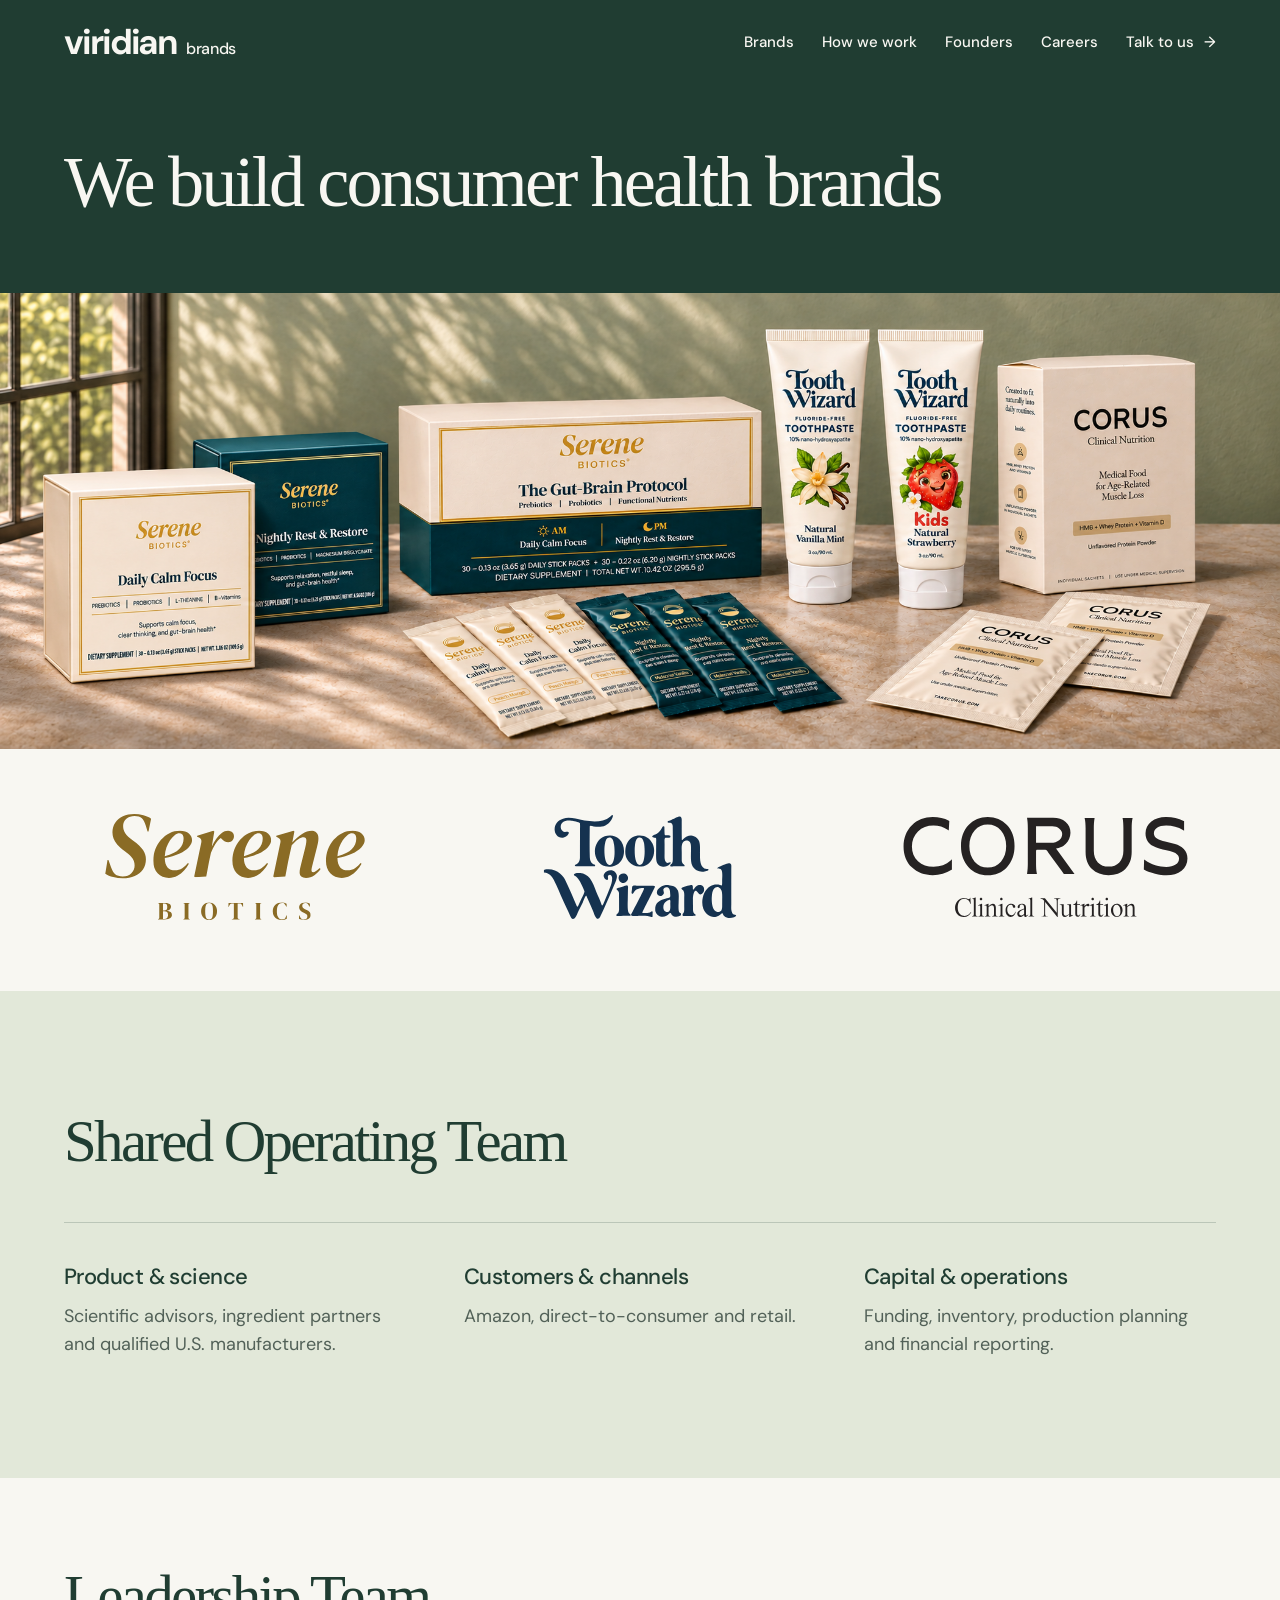
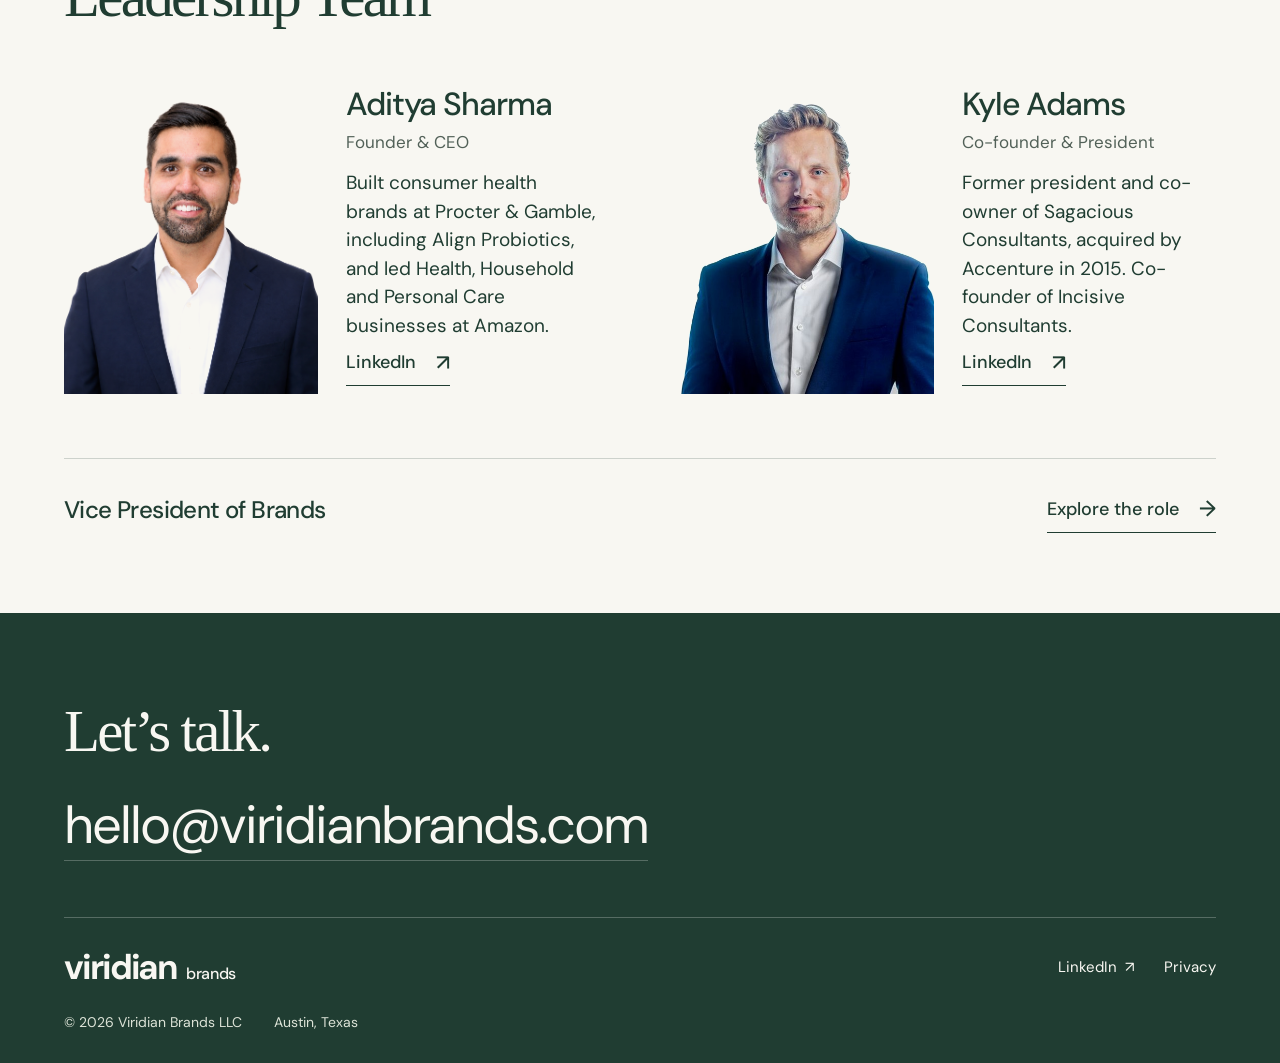
<file: index.html>
<!doctype html>
<html lang="en">
<head>
<meta charset="utf-8"><meta name="viewport" content="width=device-width, initial-scale=1">
<meta name="description" content="Viridian Brands builds, acquires and backs science-led consumer health brands. Meet the portfolio and the operators behind it.">
<meta name="theme-color" content="#f8f7f2"><title>Viridian Brands · Science-led consumer health brands</title>
<link rel="icon" href="assets/mark-v2.svg" type="image/svg+xml">
<link rel="preload" href="assets/dm-sans.ttf" as="font" type="font/ttf" crossorigin>
<link rel="stylesheet" href="editorial.css?v=20261118-restored-original"><script src="script.js" defer></script>
<meta name="robots" content="index, follow, max-image-preview:large, max-snippet:-1">
<link rel="canonical" href="https://viridianbrands.com/">
<meta property="og:type" content="website">
<meta property="og:url" content="https://viridianbrands.com/">
<meta property="og:site_name" content="Viridian Brands">
<meta property="og:title" content="Viridian Brands · Science-led consumer health brands">
<meta property="og:description" content="We bring the brand, science, manufacturing, regulatory, and capital it takes to build a consumer health brand well, and to get it to market faster.">
<meta property="og:image" content="https://viridianbrands.com/og-viridian-brands-2026.png">
<meta property="og:image:width" content="1200">
<meta property="og:image:height" content="630">
<meta property="og:image:alt" content="Viridian Brands, the operating company behind science-led consumer health brands.">
<meta property="og:locale" content="en_US">
<meta name="twitter:card" content="summary_large_image">
<meta name="twitter:title" content="Viridian Brands · Science-led consumer health brands">
<meta name="twitter:description" content="The operating company behind science-led consumer health brands.">
<meta name="twitter:image" content="https://viridianbrands.com/og-viridian-brands-2026.png">
<meta name="twitter:image:alt" content="Viridian Brands, the operating company behind science-led consumer health brands.">
<script type="application/ld+json">
{
  "@context": "https://schema.org",
  "@graph": [
    {
      "@type": "Organization",
      "@id": "https://viridianbrands.com/#organization",
      "name": "Viridian Brands",
      "legalName": "Viridian Brands LLC",
      "url": "https://viridianbrands.com/",
      "sameAs": ["https://www.linkedin.com/company/viridian-brands/"],
      "image": "https://viridianbrands.com/og-viridian-brands-2026.png",
      "description": "Viridian Brands is the operating company behind science-led consumer health brands. It brings the brand, science, manufacturing, regulatory, and capital it takes to build one well, and to get it to market faster.",
      "disambiguatingDescription": "Operator-led holding company for consumer health brands, based in Austin, Texas. Not affiliated with Viridian Therapeutics (a biopharmaceutical company) or Viridian Nutrition (a UK supplements brand).",
      "foundingDate": "2025",
      "address": {"@type": "PostalAddress", "addressLocality": "Austin", "addressRegion": "TX", "addressCountry": "US"},
      "contactPoint": {"@type": "ContactPoint", "contactType": "business inquiries", "email": "hello@viridianbrands.com", "areaServed": "US", "availableLanguage": "English"},
      "knowsAbout": ["Consumer health", "Dietary supplements", "Medical foods", "Brand building", "Amazon marketplace operations", "Operator-led investing"],
      "founder": [{"@id": "https://viridianbrands.com/#aditya-sharma"}, {"@id": "https://viridianbrands.com/#kyle-adams"}],
      "subOrganization": [{"@id": "https://viridianbrands.com/#serene-biotics"}, {"@id": "https://viridianbrands.com/#viridian-medical-foods"}, {"@id": "https://viridianbrands.com/#tooth-wizard"}]
    },
    {
      "@type": "Person",
      "@id": "https://viridianbrands.com/#aditya-sharma",
      "name": "Aditya Sharma",
      "sameAs": ["https://www.linkedin.com/in/aditya-sharma-a9b64b2b"],
      "jobTitle": "Founder & CEO",
      "worksFor": {"@id": "https://viridianbrands.com/#organization"},
      "alumniOf": [{"@type": "Organization", "name": "Amazon"}, {"@type": "Organization", "name": "Procter & Gamble"}],
      "knowsAbout": ["Consumer health", "Dietary supplements", "Amazon marketplace operations", "Consumer brand building"]
    },
    {
      "@type": "Person",
      "@id": "https://viridianbrands.com/#kyle-adams",
      "name": "Kyle Adams",
      "sameAs": ["https://www.linkedin.com/in/kyle-adams-76780723"],
      "jobTitle": "Co-founder & President",
      "worksFor": {"@id": "https://viridianbrands.com/#organization"},
      "alumniOf": [{"@type": "Organization", "name": "Accenture"}],
      "knowsAbout": ["Venture capital", "Company building", "Mergers and acquisitions"]
    },
    {
      "@type": "Organization",
      "@id": "https://viridianbrands.com/#serene-biotics",
      "name": "Serene Biotics",
      "parentOrganization": {"@id": "https://viridianbrands.com/#organization"},
      "description": "A morning and evening gut-brain protocol available for pre-order.",
      "sameAs": "https://serenebiotics.com/"
    },
    {
      "@type": "Organization",
      "@id": "https://viridianbrands.com/#viridian-medical-foods",
      "name": "Corus Clinical Nutrition",
      "legalName": "Viridian Medical Foods Inc.",
      "parentOrganization": {"@id": "https://viridianbrands.com/#organization"},
      "description": "Clinical nutrition for older adults. The first product is preparing for launch.",
      "url": "https://takecorus.com/",
      "disambiguatingDescription": "The first product is preparing for launch and is not yet marketed."
    },
    {
      "@type": "Organization",
      "@id": "https://viridianbrands.com/#tooth-wizard",
      "name": "Tooth Wizard",
      "legalName": "Tooth Wizard, LLC",
      "parentOrganization": {
        "@id": "https://viridianbrands.com/#organization"
      },
      "description": "Daily oral care for the whole family. Fluoride-free toothpaste in Strawberry and Vanilla Mint.",
      "url": "https://toothwizard.co/"
    }
  ]
}
</script>
</head>
<body id="top" class="editorial-page">
<a class="skip-link" href="#main">Skip to content</a>
<header class="site-header">
<a class="wordmark" href="#top" aria-label="Viridian Brands home">viridian<span>brands</span></a>
<button class="menu-toggle" type="button" aria-expanded="false" aria-controls="primary-nav"><span class="menu-label">Menu</span><span class="menu-lines" aria-hidden="true"></span></button>
<nav class="primary-nav" id="primary-nav" aria-label="Main navigation"><a href="#brands">Brands</a><a href="#approach">How we work</a><a href="#team">Founders</a><a href="careers/">Careers</a><a class="nav-contact" href="#contact">Talk to us <span aria-hidden="true">→</span></a></nav>
</header>
<main id="main">
<section class="hero section-shell" aria-labelledby="hero-title">
<h1 id="hero-title">We build consumer health brands</h1>
</section>

<figure class="portfolio-scene"><picture><img src="assets/viridian-portfolio-staggered-20261103.png" width="2100" height="749" alt="Serene Biotics cartons and stick packs, Tooth Wizard toothpaste and CORUS clinical nutrition." loading="eager" fetchpriority="high" decoding="async"></picture></figure>
<section class="portfolio section-shell" id="brands" aria-labelledby="portfolio-title"><span id="portfolio" class="anchor-alias"></span>
<h2 id="portfolio-title" class="sr-only">Brands</h2>

<div class="portfolio-grid">
<article class="brand-row" id="serene" aria-labelledby="serene-title">
<div class="brand-info brand-detail"><div class="brand-logo brand-logo-serene"><h3 id="serene-title" class="sr-only">Serene Biotics</h3><a class="brand-wordmark" href="https://serenebiotics.com/" target="_blank" rel="noopener noreferrer" aria-label="Visit Serene Biotics website (opens in a new tab)"><img src="assets/serene-wordmark-dark-gold.svg" width="302" height="124" alt="" loading="lazy"></a></div>
</div>
</article>
<article class="brand-row" id="tooth-wizard" aria-labelledby="tooth-wizard-title">
<div class="brand-info brand-detail"><div class="brand-logo brand-logo-tooth-wizard"><h3 id="tooth-wizard-title" class="sr-only">Tooth Wizard</h3><a class="brand-wordmark" href="https://toothwizard.co/" target="_blank" rel="noopener noreferrer" aria-label="Visit Tooth Wizard website (opens in a new tab)"><img src="assets/tooth-wizard-wordmark.svg" width="2085" height="1136" alt="" loading="lazy"></a></div>
</div>
</article>
<article class="brand-row" id="corus" aria-labelledby="nutrition-title"><span class="legacy-anchor" id="medical-foods" aria-hidden="true"></span>
<div class="brand-info brand-detail"><div class="brand-logo brand-logo-corus"><h3 id="nutrition-title" class="sr-only">Corus Clinical Nutrition</h3><a class="brand-wordmark" href="https://takecorus.com/" target="_blank" rel="noopener noreferrer" aria-label="Visit Corus Clinical Nutrition website (opens in a new tab)"><img src="assets/corus-clinical-nutrition-off-black.svg" width="1920" height="675" alt="" loading="lazy"></a></div>
</div>
</article>
</div>
</section>
<span class="legacy-anchor" id="operate" aria-hidden="true"></span><span class="legacy-anchor" id="network" aria-hidden="true"></span>
<section class="approach section-shell" id="approach" aria-labelledby="approach-title">
<div class="approach-intro"><h2 id="approach-title">Shared Operating Team</h2></div>
<div class="capabilities"><article><h3>Product &amp; science</h3><div class="capability-copy"><p>Scientific advisors, ingredient partners and qualified U.S. manufacturers.</p></div></article><article><h3>Customers &amp; channels</h3><div class="capability-copy"><p>Amazon, direct-to-consumer and retail.</p></div></article><article><h3>Capital &amp; operations</h3><div class="capability-copy"><p>Funding, inventory, production planning and financial reporting.</p></div></article></div>
</section>
<section class="team section-shell" id="team" aria-labelledby="team-title">
<h2 id="team-title">Leadership Team</h2>
<div class="team-grid">
<article class="person" id="aditya"><span class="aditya-portrait-frame"><img class="person-portrait" src="assets/aditya-sharma-smiling-20261118.png" width="1122" height="1402" alt="Aditya Sharma, Founder and CEO of Viridian Brands" loading="lazy"></span><div class="person-copy"><h3>Aditya Sharma</h3><p class="person-role">Founder &amp; CEO</p><p class="person-bio">Built consumer health brands at Procter &amp; Gamble, including Align Probiotics, and led Health, Household and Personal Care businesses at Amazon.</p><a class="text-link" href="https://www.linkedin.com/in/aditya-sharma-a9b64b2b" target="_blank" rel="noopener noreferrer" aria-label="Aditya Sharma on LinkedIn (opens in a new tab)">LinkedIn <span aria-hidden="true">↗</span></a></div></article>
<article class="person" id="kyle"><img class="person-portrait" src="assets/kyle-adams-headshot.webp" width="498" height="660" alt="Kyle Adams, Co-founder and President of Viridian Brands" loading="lazy"><div class="person-copy"><h3>Kyle Adams</h3><p class="person-role">Co-founder &amp; President</p><p class="person-bio">Former president and co-owner of Sagacious Consultants, acquired by Accenture in 2015. Co-founder of Incisive Consultants.</p><a class="text-link" href="https://www.linkedin.com/in/kyle-adams-76780723" target="_blank" rel="noopener noreferrer" aria-label="Kyle Adams on LinkedIn (opens in a new tab)">LinkedIn <span aria-hidden="true">↗</span></a></div></article>
</div>
<span class="legacy-anchor" id="careers" aria-hidden="true"></span>
<aside class="role-line" aria-labelledby="career-title"><div><h3 id="career-title">Vice President of Brands</h3></div><a class="text-link" href="careers/vice-president-of-brands/">Explore the role <span aria-hidden="true">→</span></a></aside>
</section>
<section class="contact section-shell" id="contact" aria-labelledby="contact-title">
<h2 id="contact-title">Let’s talk.</h2>
<a class="contact-email" href="mailto:hello@viridianbrands.com">hello@viridianbrands.com</a>
</section>
</main>
<footer class="site-footer section-shell"><div class="footer-top"><a class="wordmark" href="#top" aria-label="Viridian Brands home">viridian<span>brands</span></a><nav aria-label="Footer navigation"><a href="https://www.linkedin.com/company/viridian-brands/" target="_blank" rel="noopener noreferrer">LinkedIn <span aria-hidden="true">↗</span><span class="sr-only"> (opens in a new tab)</span></a><a href="privacy.html">Privacy</a></nav></div><div class="footer-bottom"><span>© 2026 Viridian Brands LLC</span><span>Austin, Texas</span></div></footer>
</body>
</html>
</file>
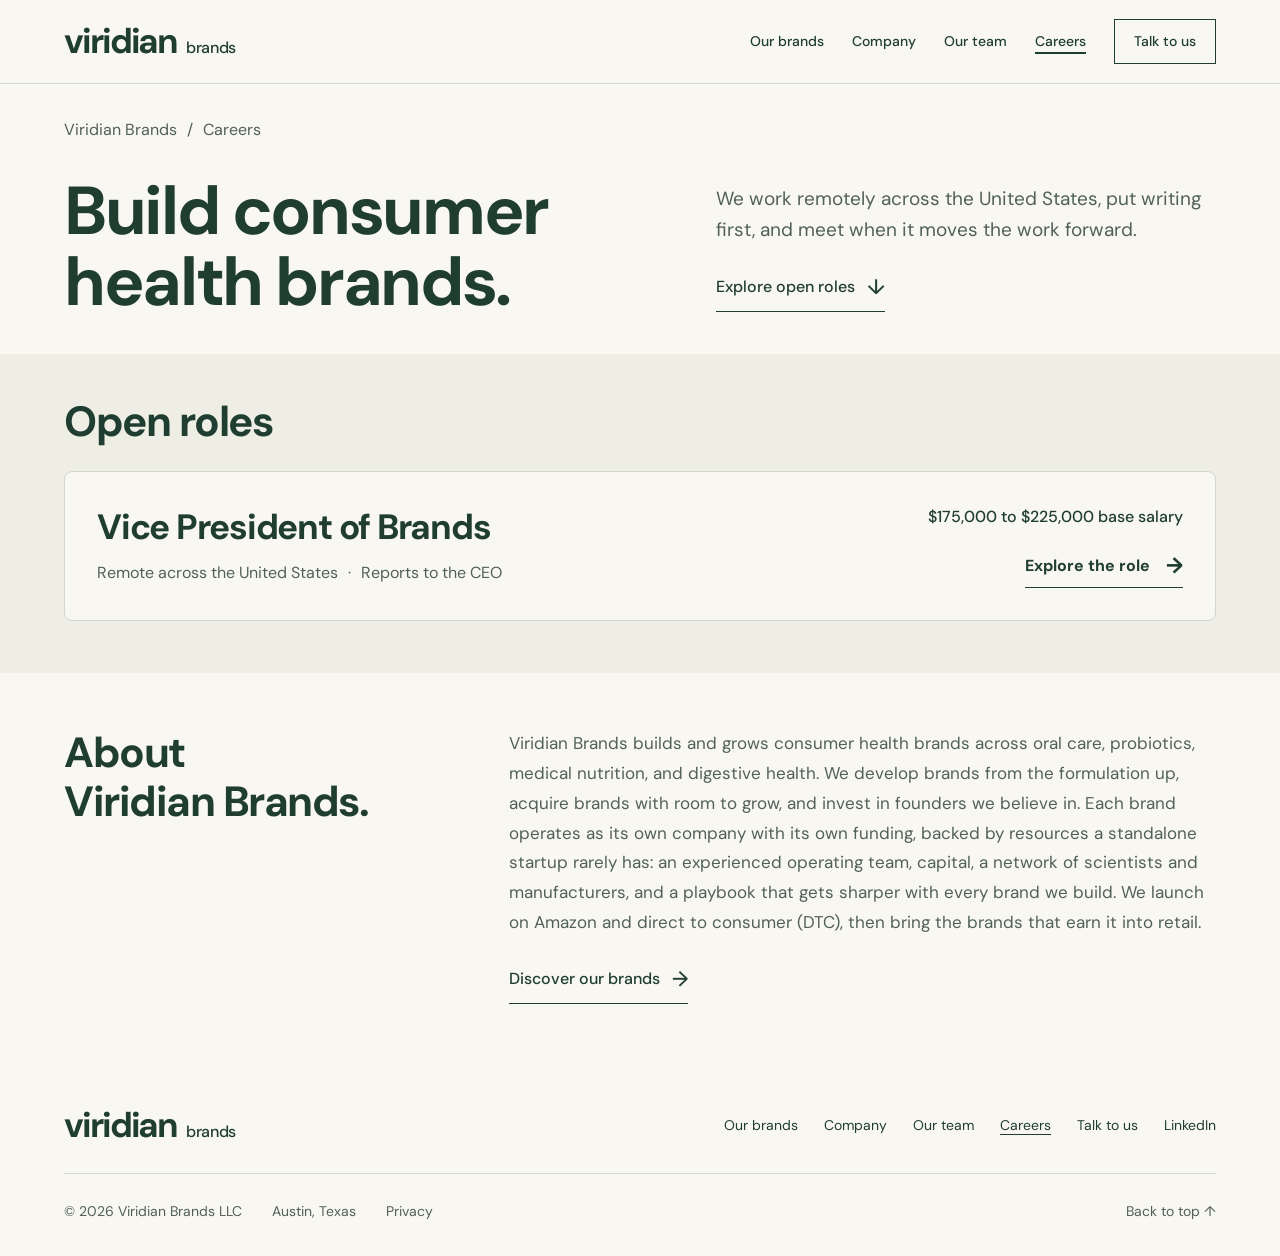
<file: careers/index.html>
<!doctype html>
<html lang="en">
<head>
  <meta charset="utf-8">
  <meta name="viewport" content="width=device-width, initial-scale=1">
  <meta name="description" content="Build consumer health brands with Viridian Brands. Explore open roles with a team working remotely across the United States.">
  <meta name="theme-color" content="#f5f3eb">
  <title>Careers — Viridian Brands</title>
  <link rel="icon" href="../assets/mark-v2.svg" type="image/svg+xml">
  <link rel="preload" href="../assets/dm-sans.ttf" as="font" type="font/ttf" crossorigin>
  <link rel="stylesheet" href="../styles.css">
  <link rel="stylesheet" href="careers.css">
  <script src="../script.js" defer></script>
<meta name="robots" content="index, follow, max-image-preview:large">
<link rel="canonical" href="https://viridianbrands.com/careers/">
<meta property="og:type" content="website">
<meta property="og:site_name" content="Viridian Brands">
<meta property="og:title" content="Careers at Viridian Brands">
<meta property="og:description" content="Build and grow consumer health brands. Explore open roles at Viridian Brands.">
<meta property="og:url" content="https://viridianbrands.com/careers/">
<meta property="og:image" content="https://viridianbrands.com/og-vice-president-of-brands.png">
<meta property="og:image:width" content="1200">
<meta property="og:image:height" content="630">
<meta name="twitter:card" content="summary_large_image">
</head>
<body id="top" class="careers-page">
  <a class="skip-link" href="#main">Skip to content</a>
  <header class="site-header">
    <a class="wordmark" href="../#top" aria-label="Viridian Brands home">viridian<span>brands</span></a>
    <button class="menu-toggle" type="button" aria-expanded="false" aria-controls="primary-nav"><span class="menu-label">Menu</span><span class="menu-lines" aria-hidden="true"></span></button>
    <nav class="primary-nav" id="primary-nav" aria-label="Main navigation"><a href="../#brands">Our brands</a><a href="../#approach">Company</a><a href="../#team">Our team</a><a href="./" aria-current="page">Careers</a><a class="nav-contact" href="../#contact">Talk to us</a></nav>
  </header>
  <main id="main">
    <section class="careers-intro section-shell" aria-labelledby="careers-heading">
  <nav class="career-breadcrumb" aria-label="Breadcrumb"><a href="../">Viridian Brands</a><span aria-hidden="true">/</span><span aria-current="page">Careers</span></nav>
  <div class="careers-intro-grid">
    <div><h1 id="careers-heading">Build consumer health brands.</h1></div>
    <div class="careers-intro-note"><p>We work remotely across the United States, put writing first, and meet when it moves the work forward.</p><a class="text-link" href="#open-roles">Explore open roles <span aria-hidden="true">↓</span></a></div>
  </div>
</section>
<section class="open-roles section-shell" id="open-roles" aria-labelledby="open-roles-heading">
  <div class="jobs-heading"><h2 id="open-roles-heading">Open roles</h2></div>
  <a class="job-listing" href="vice-president-of-brands/" aria-labelledby="vacancy-title" aria-describedby="vacancy-facts vacancy-pay">
    <div><h3 id="vacancy-title">Vice President of Brands</h3><p id="vacancy-facts">Remote across the United States <span aria-hidden="true">·</span> Reports to the CEO</p></div>
    <div class="job-listing-right"><p id="vacancy-pay">$175,000 to $225,000 base salary</p><span class="job-link-label">Explore the role <span aria-hidden="true">→</span></span></div>
  </a>
</section>
<section class="careers-about section-shell" aria-labelledby="careers-about-heading">
  <div><h2 id="careers-about-heading">About<br> Viridian Brands.</h2></div>
  <div class="careers-about-copy"><p>Viridian Brands builds and grows consumer health brands across oral care, probiotics, medical nutrition, and digestive health. We develop brands from the formulation up, acquire brands with room to grow, and invest in founders we believe in. Each brand operates as its own company with its own funding, backed by resources a standalone startup rarely has: an experienced operating team, capital, a network of scientists and manufacturers, and a playbook that gets sharper with every brand we build. We launch on Amazon and direct to consumer (DTC), then bring the brands that earn it into retail.</p><a class="text-link" href="../#brands">Discover our brands <span aria-hidden="true">→</span></a></div>
</section>
  </main>
  <footer class="site-footer section-shell"><div class="footer-main"><a class="wordmark" href="../#top" aria-label="Viridian Brands home">viridian<span>brands</span></a><nav aria-label="Footer navigation"><a href="../#brands">Our brands</a><a href="../#approach">Company</a><a href="../#team">Our team</a><a href="./" aria-current="page">Careers</a><a href="../#contact">Talk to us</a><a href="https://www.linkedin.com/company/viridian-brands/" target="_blank" rel="noopener noreferrer">LinkedIn<span class="sr-only"> (opens in a new tab)</span></a></nav></div><div class="footer-bottom"><span>© 2026 Viridian Brands LLC</span><span>Austin, Texas</span><a href="https://viridianbrands.com/privacy.html" target="_blank" rel="noopener noreferrer">Privacy<span class="sr-only"> (opens in a new tab)</span></a><a class="back-top" href="#top">Back to top ↑</a></div></footer>
</body>
</html>
</file>
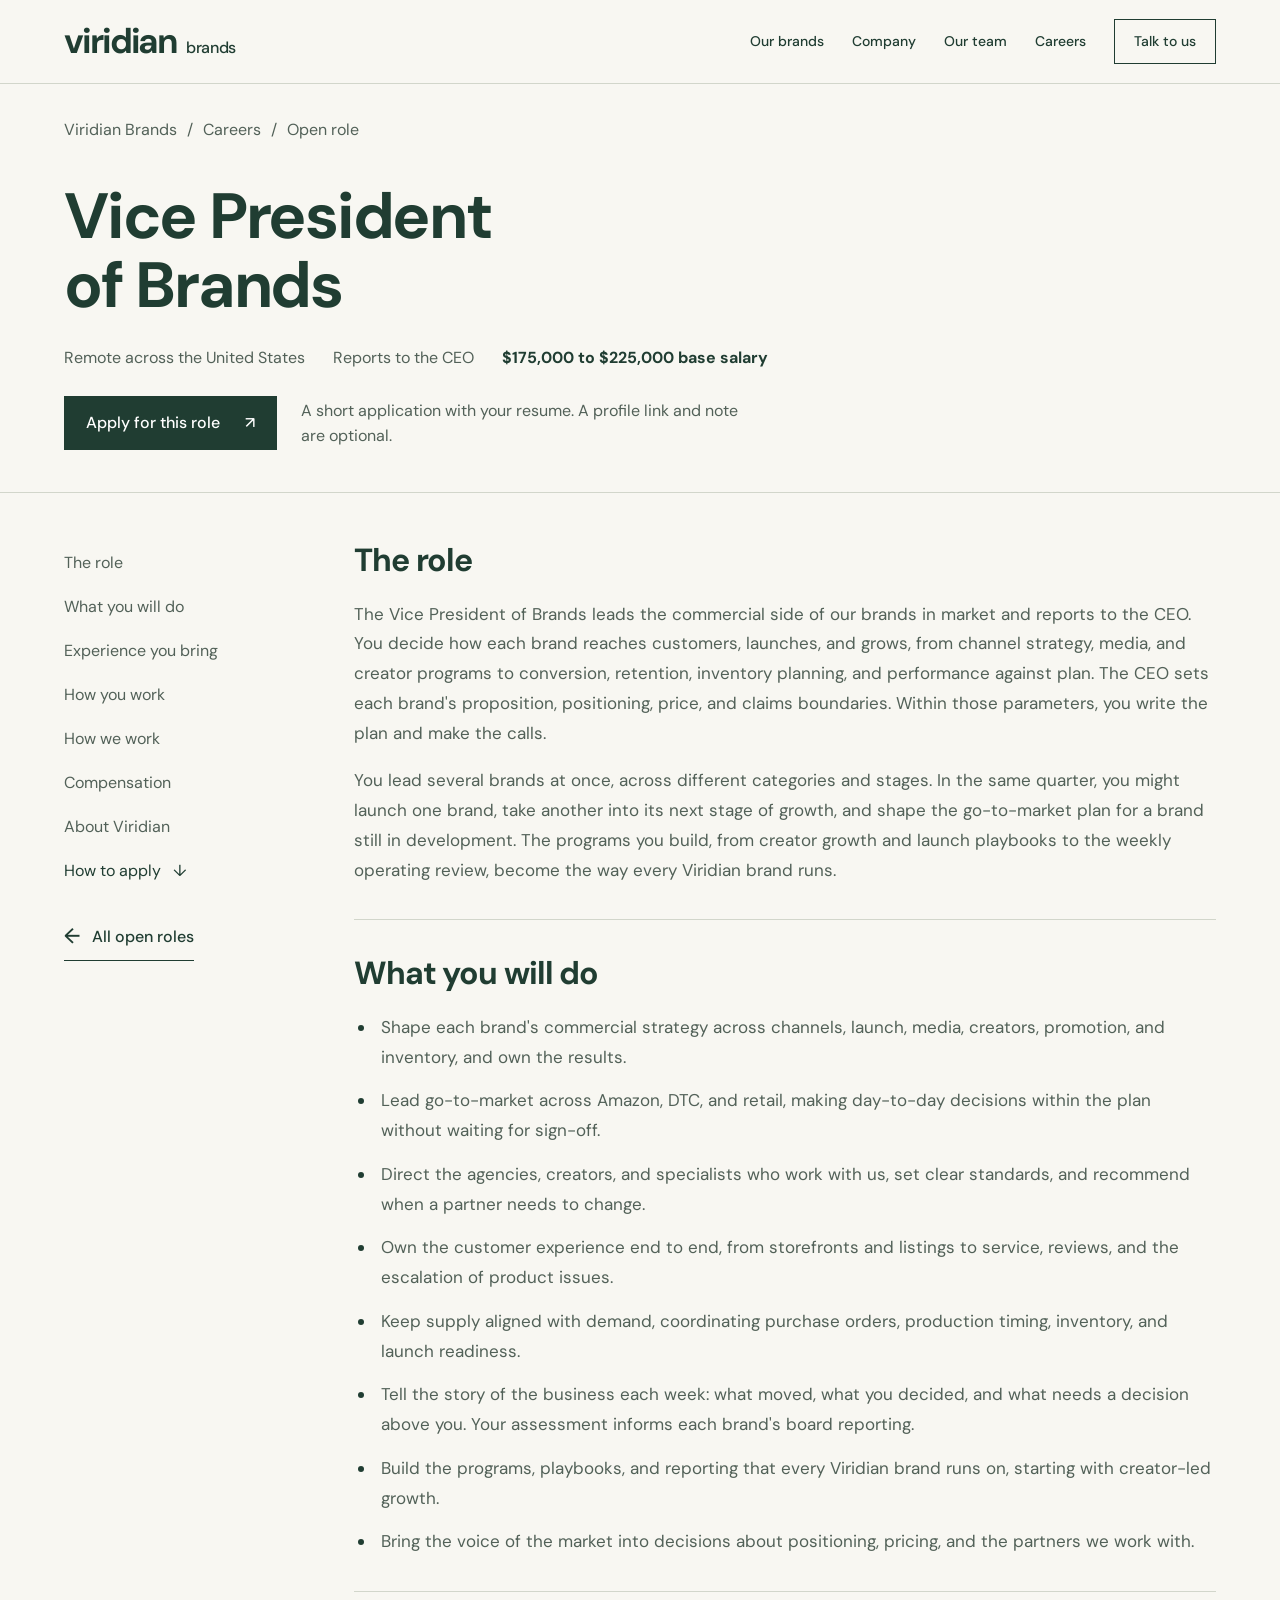
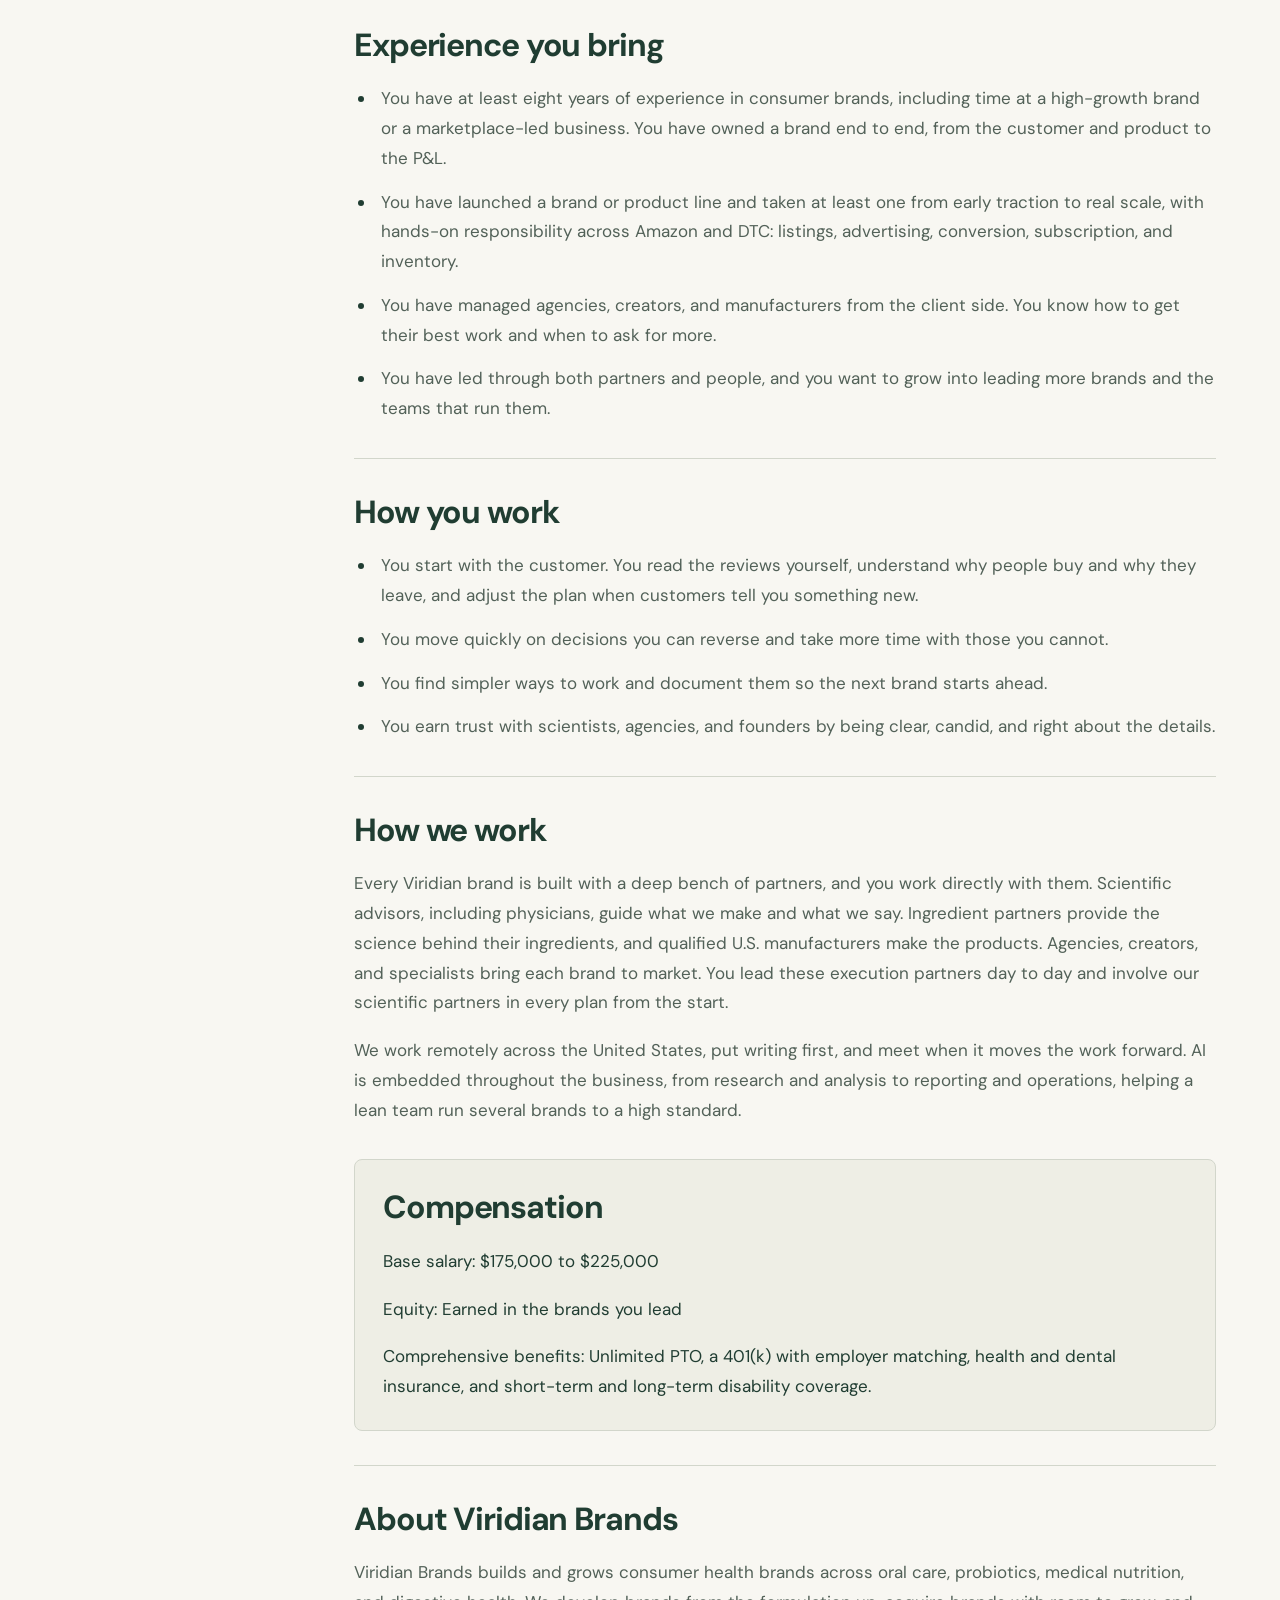
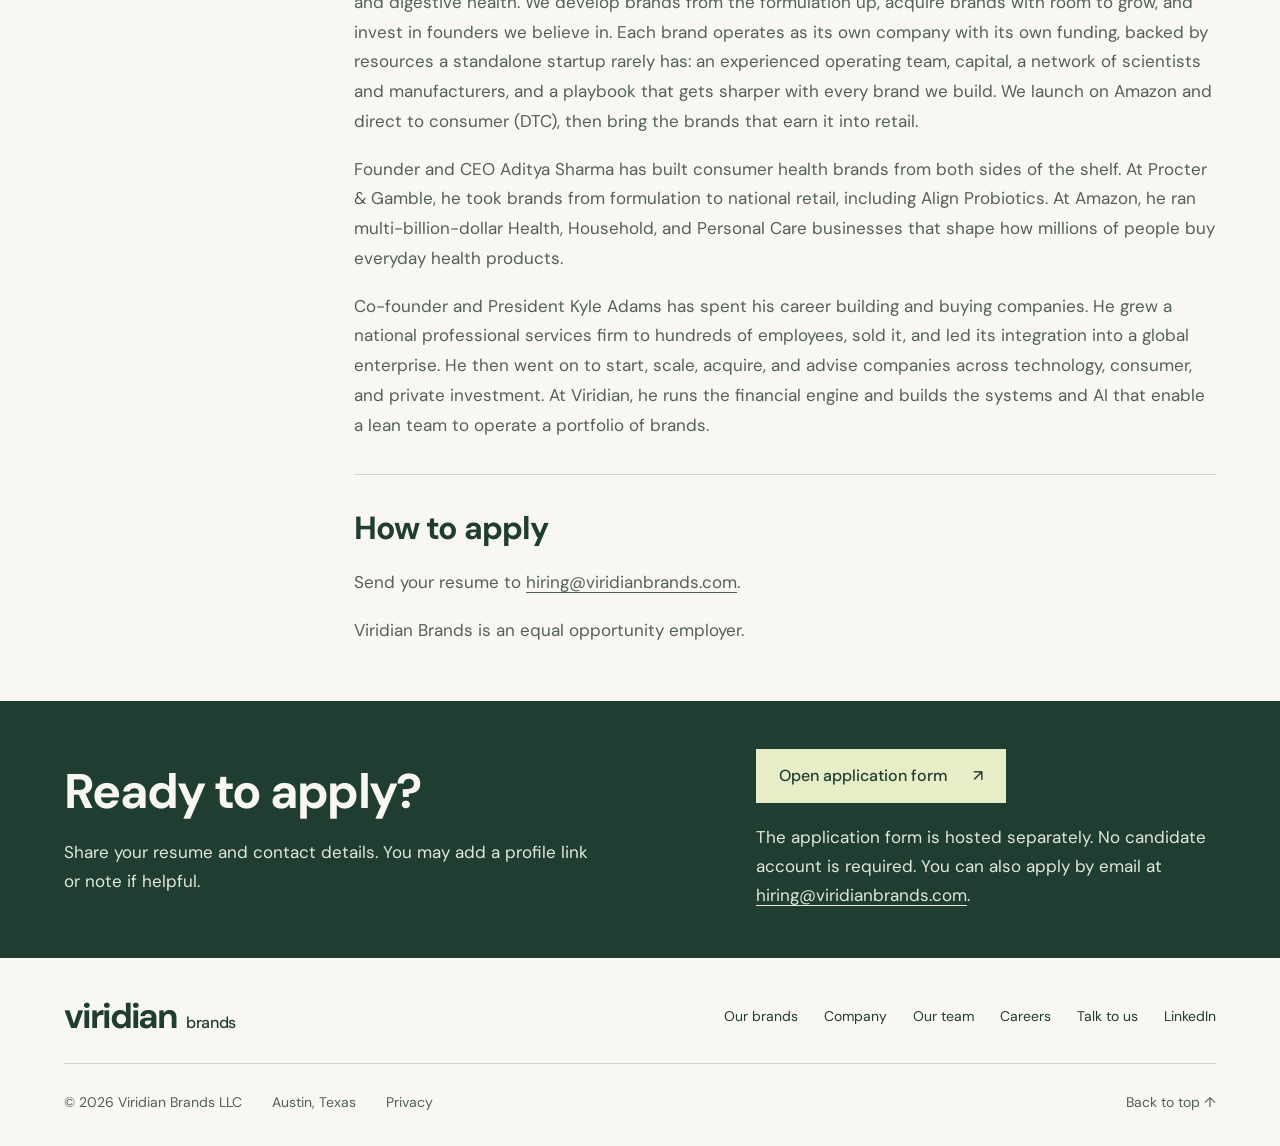
<file: careers/brand-director/index.html>
<!DOCTYPE html>
<html lang="en">
<head>
<meta charset="UTF-8">
<meta name="viewport" content="width=device-width, initial-scale=1.0">
<meta name="robots" content="noindex, follow">
<meta http-equiv="refresh" content="0; url=/careers/vice-president-of-brands/">
<link rel="canonical" href="https://viridianbrands.com/careers/vice-president-of-brands/">
<meta property="og:title" content="Vice President of Brands | Viridian Brands">
<meta property="og:description" content="Lead the commercial side of Viridian's consumer health brands. Remote across the United States.">
<meta property="og:image" content="https://viridianbrands.com/og-vice-president-of-brands.png">
<title>Vice President of Brands | Viridian Brands</title>
</head>
<body><p>This role has moved to <a href="/careers/vice-president-of-brands/">Vice President of Brands</a>.</p></body>
</html>
</file>
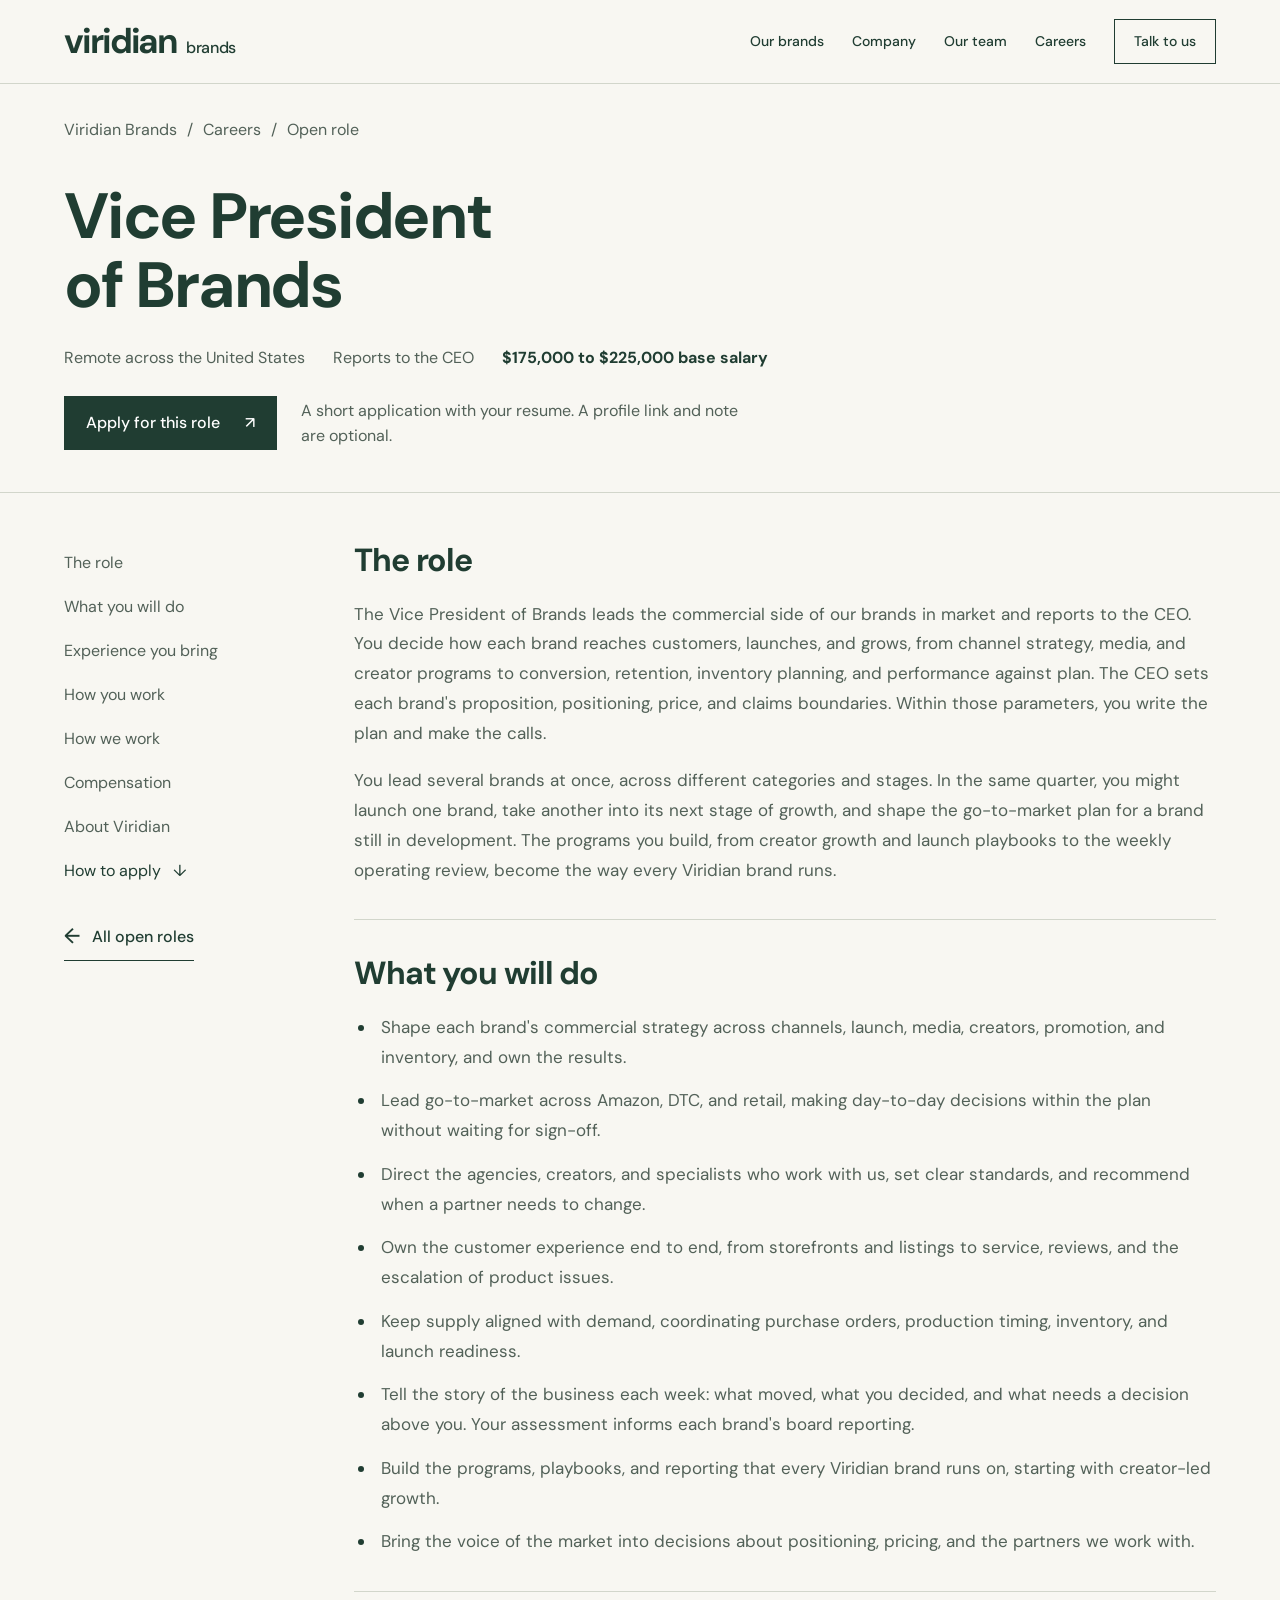
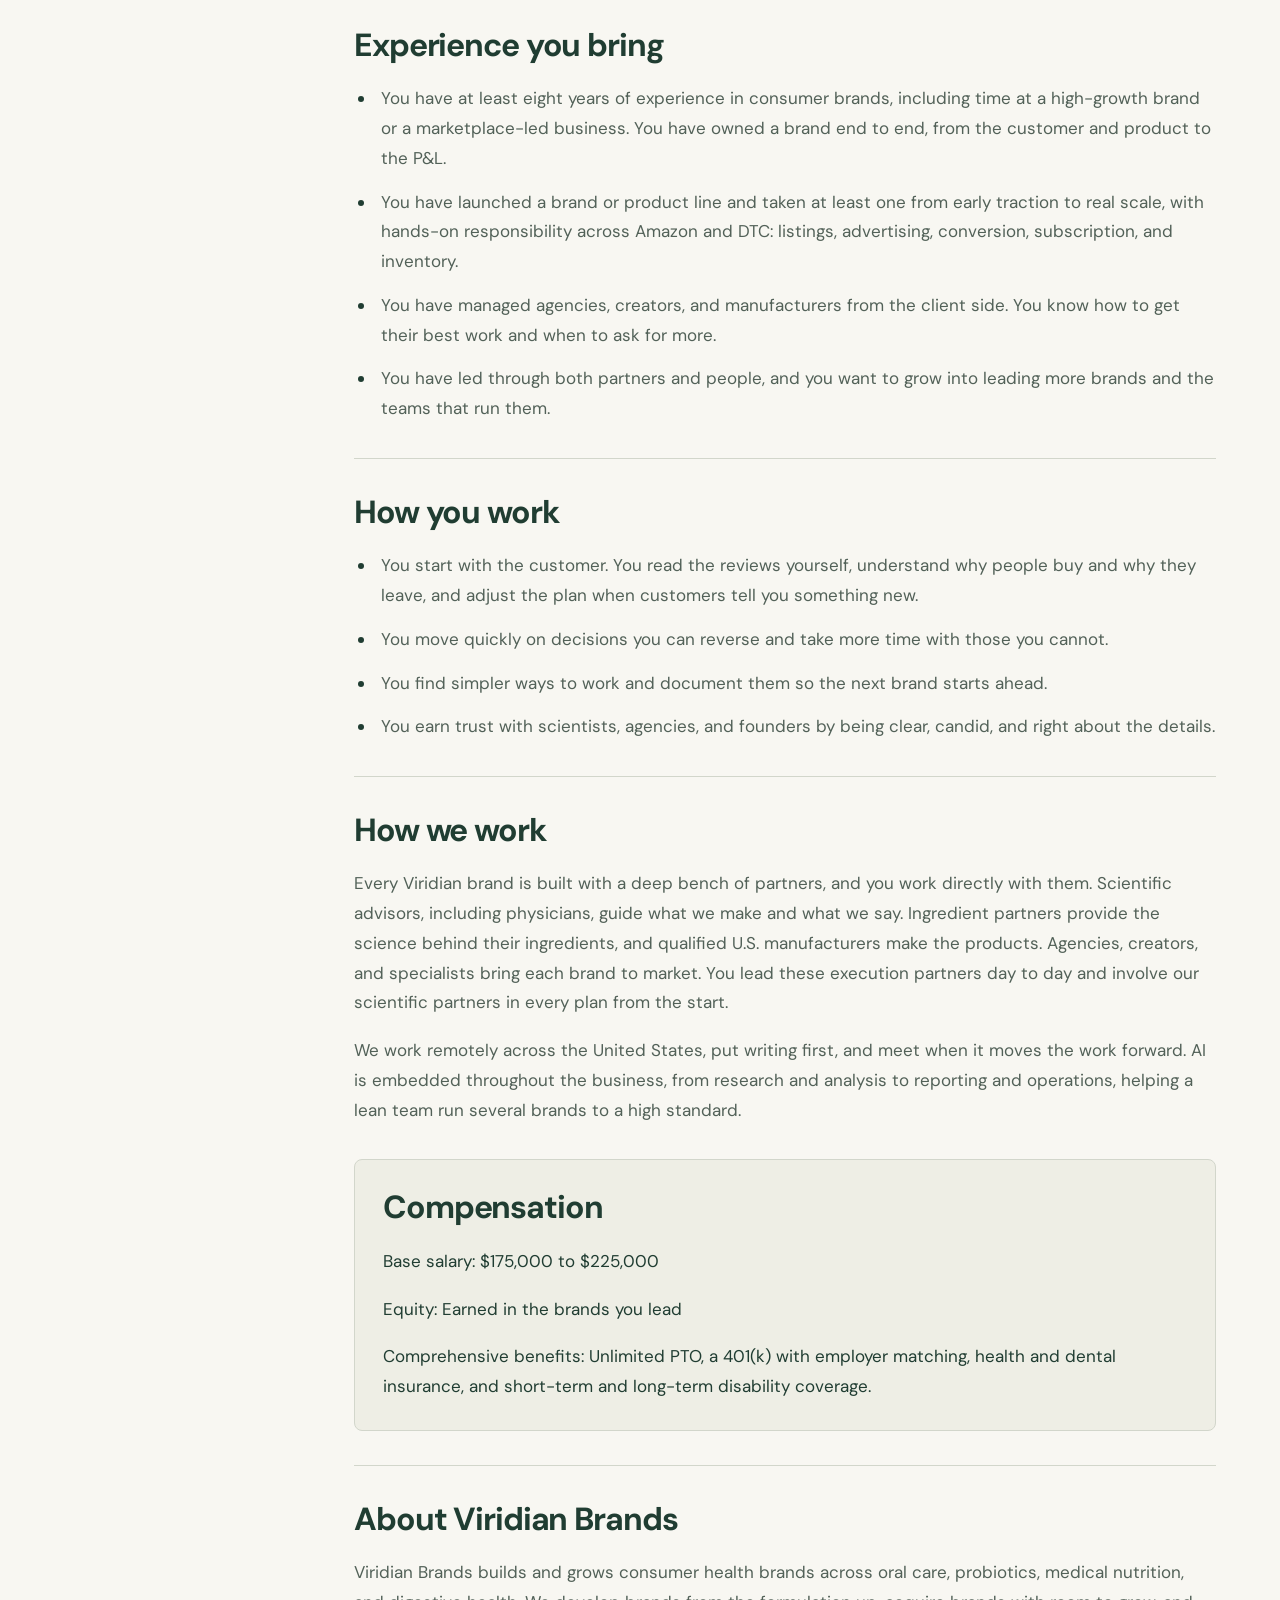
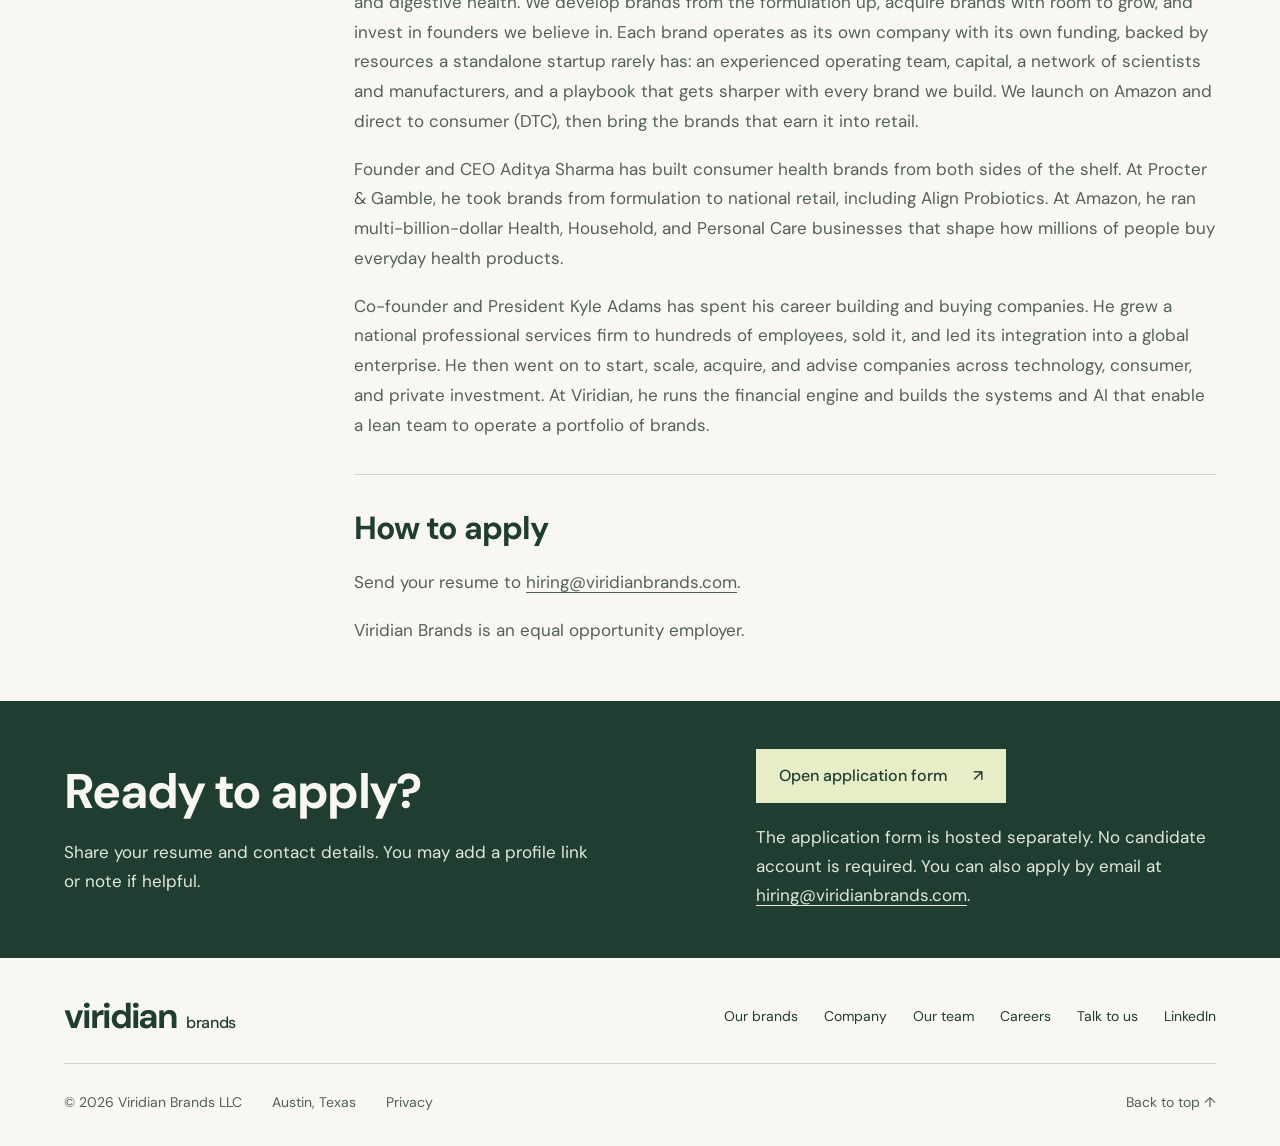
<file: careers/vice-president-of-brands/index.html>
<!doctype html>
<html lang="en">
<head>
  <meta charset="utf-8">
  <meta name="viewport" content="width=device-width, initial-scale=1">
  <meta name="description" content="Lead the commercial side of Viridian Brands. Remote across the United States, reporting to the CEO. Base salary: $175,000 to $225,000.">
  <meta name="theme-color" content="#f5f3eb">
  <title>Vice President of Brands — Viridian Brands</title>
  <link rel="icon" href="../../assets/mark-v2.svg" type="image/svg+xml">
  <link rel="preload" href="../../assets/dm-sans.ttf" as="font" type="font/ttf" crossorigin>
  <link rel="stylesheet" href="../../styles.css">
  <link rel="stylesheet" href="../careers.css">
  <script src="../../script.js" defer></script>
<meta name="robots" content="index, follow, max-image-preview:large">
<link rel="canonical" href="https://viridianbrands.com/careers/vice-president-of-brands/">
<meta property="og:type" content="website">
<meta property="og:site_name" content="Viridian Brands">
<meta property="og:title" content="Vice President of Brands | Viridian Brands">
<meta property="og:description" content="Lead the commercial side of Viridian's consumer health brands. Remote across the United States. Base salary $175,000 to $225,000.">
<meta property="og:url" content="https://viridianbrands.com/careers/vice-president-of-brands/">
<meta property="og:image" content="https://viridianbrands.com/og-vice-president-of-brands.png">
<meta property="og:image:width" content="1200">
<meta property="og:image:height" content="630">
<meta property="og:image:alt" content="Viridian Brands is hiring a Vice President of Brands. Remote across the United States.">
<meta name="twitter:card" content="summary_large_image">
<meta name="twitter:image" content="https://viridianbrands.com/og-vice-president-of-brands.png">
<script type="application/ld+json">{"@context": "https://schema.org", "@type": "JobPosting", "title": "Vice President of Brands", "description": "<h2>About Viridian Brands<\/h2>\n<p>Viridian Brands builds and grows consumer health brands across oral care, probiotics, medical nutrition, and digestive health. We develop brands from the formulation up, acquire brands with room to grow, and invest in founders we believe in. Each brand operates as its own company with its own funding, backed by resources a standalone startup rarely has: an experienced operating team, capital, a network of scientists and manufacturers, and a playbook that gets sharper with every brand we build. We launch on Amazon and direct to consumer (DTC), then bring the brands that earn it into retail.<\/p>\n<p>Founder and CEO Aditya Sharma has built consumer health brands from both sides of the shelf. At Procter &amp; Gamble, he took brands from formulation to national retail, including Align Probiotics. At Amazon, he ran multi-billion-dollar Health, Household, and Personal Care businesses that shape how millions of people buy everyday health products.<\/p>\n<p>Co-founder and President Kyle Adams has spent his career building and buying companies. He grew a national professional services firm to hundreds of employees, sold it, and led its integration into a global enterprise. He then went on to start, scale, acquire, and advise companies across technology, consumer, and private investment. At Viridian, he runs the financial engine and builds the systems and AI that enable a lean team to operate a portfolio of brands.<\/p>\n<h2>The role<\/h2>\n<p>The Vice President of Brands leads the commercial side of our brands in market and reports to the CEO. You decide how each brand reaches customers, launches, and grows, from channel strategy, media, and creator programs to conversion, retention, inventory planning, and performance against plan. The CEO sets each brand's proposition, positioning, price, and claims boundaries. Within those parameters, you write the plan and make the calls.<\/p>\n<p>You lead several brands at once, across different categories and stages. In the same quarter, you might launch one brand, take another into its next stage of growth, and shape the go-to-market plan for a brand still in development. The programs you build, from creator growth and launch playbooks to the weekly operating review, become the way every Viridian brand runs.<\/p>\n<h2>What you will do<\/h2>\n<ul><li>Shape each brand's commercial strategy across channels, launch, media, creators, promotion, and inventory, and own the results.<\/li><li>Lead go-to-market across Amazon, DTC, and retail, making day-to-day decisions within the plan without waiting for sign-off.<\/li><li>Direct the agencies, creators, and specialists who work with us, set clear standards, and recommend when a partner needs to change.<\/li><li>Own the customer experience end to end, from storefronts and listings to service, reviews, and the escalation of product issues.<\/li><li>Keep supply aligned with demand, coordinating purchase orders, production timing, inventory, and launch readiness.<\/li><li>Tell the story of the business each week: what moved, what you decided, and what needs a decision above you. Your assessment informs each brand's board reporting.<\/li><li>Build the programs, playbooks, and reporting that every Viridian brand runs on, starting with creator-led growth.<\/li><li>Bring the voice of the market into decisions about positioning, pricing, and the partners we work with.<\/li><\/ul>\n<h2>Experience you bring<\/h2>\n<ul><li>You have at least eight years of experience in consumer brands, including time at a high-growth brand or a marketplace-led business. You have owned a brand end to end, from the customer and product to the P&amp;L.<\/li><li>You have launched a brand or product line and taken at least one from early traction to real scale, with hands-on responsibility across Amazon and DTC: listings, advertising, conversion, subscription, and inventory.<\/li><li>You have managed agencies, creators, and manufacturers from the client side. You know how to get their best work and when to ask for more.<\/li><li>You have led through both partners and people, and you want to grow into leading more brands and the teams that run them.<\/li><\/ul>\n<h2>How you work<\/h2>\n<ul><li>You start with the customer. You read the reviews yourself, understand why people buy and why they leave, and adjust the plan when customers tell you something new.<\/li><li>You move quickly on decisions you can reverse and take more time with those you cannot.<\/li><li>You find simpler ways to work and document them so the next brand starts ahead.<\/li><li>You earn trust with scientists, agencies, and founders by being clear, candid, and right about the details.<\/li><\/ul>\n<h2>How we work<\/h2>\n<p>Every Viridian brand is built with a deep bench of partners, and you work directly with them. Scientific advisors, including physicians, guide what we make and what we say. Ingredient partners provide the science behind their ingredients, and qualified U.S. manufacturers make the products. Agencies, creators, and specialists bring each brand to market. You lead these execution partners day to day and involve our scientific partners in every plan from the start.<\/p>\n<p>We work remotely across the United States, put writing first, and meet when it moves the work forward. AI is embedded throughout the business, from research and analysis to reporting and operations, helping a lean team run several brands to a high standard.<\/p>\n<h2>Compensation<\/h2>\n<p>Base salary: $175,000 to $225,000<\/p>\n<p>Equity: Earned in the brands you lead<\/p>\n<p>Comprehensive benefits: Unlimited PTO, a 401(k) with employer matching, health and dental insurance, and short-term and long-term disability coverage.<\/p>\n<h2>How to apply<\/h2>\n<p>Send your resume to hiring@viridianbrands.com.<\/p>\n<p>Viridian Brands is an equal opportunity employer.<\/p>", "identifier": {"@type": "PropertyValue", "name": "Viridian Brands", "value": "vice-president-of-brands-2026"}, "datePosted": "2026-09-24", "hiringOrganization": {"@type": "Organization", "name": "Viridian Brands", "sameAs": "https://viridianbrands.com/", "logo": "https://viridianbrands.com/og-viridian-brands-2026.png"}, "jobLocationType": "TELECOMMUTE", "applicantLocationRequirements": {"@type": "Country", "name": "United States"}, "baseSalary": {"@type": "MonetaryAmount", "currency": "USD", "value": {"@type": "QuantitativeValue", "minValue": 175000, "maxValue": 225000, "unitText": "YEAR"}}}</script>
</head>
<body id="top" class="careers-page">
  <a class="skip-link" href="#main">Skip to content</a>
  <header class="site-header">
    <a class="wordmark" href="../../#top" aria-label="Viridian Brands home">viridian<span>brands</span></a>
    <button class="menu-toggle" type="button" aria-expanded="false" aria-controls="primary-nav"><span class="menu-label">Menu</span><span class="menu-lines" aria-hidden="true"></span></button>
    <nav class="primary-nav" id="primary-nav" aria-label="Main navigation"><a href="../../#brands">Our brands</a><a href="../../#approach">Company</a><a href="../../#team">Our team</a><a href="../">Careers</a><a class="nav-contact" href="../../#contact">Talk to us</a></nav>
  </header>
  <main id="main">
    <section class="role-hero section-shell" aria-labelledby="role-heading">
  <nav class="career-breadcrumb" aria-label="Breadcrumb"><a href="../../">Viridian Brands</a><span aria-hidden="true">/</span><a href="../">Careers</a><span aria-hidden="true">/</span><span aria-current="page">Open role</span></nav>
  <h1 id="role-heading">Vice President<br> of Brands</h1>
  <div class="role-facts"><p>Remote across the United States</p><p>Reports to the CEO</p><p>$175,000 to $225,000 base salary</p></div>
  <div class="role-hero-bottom"><a class="button button-dark" href="https://tally.so/r/A7ZAJW" target="_blank" rel="noopener noreferrer">Apply for this role <span aria-hidden="true">↗</span><span class="sr-only"> (opens in a new tab)</span></a><p>A short application with your resume. A profile link and note are optional.</p></div>
</section>
<div class="role-layout section-shell">
  <aside class="role-aside"><div class="role-aside-inner"><nav aria-label="Role details"><a href="#the-role">The role</a><a href="#responsibilities">What you will do</a><a href="#experience">Experience you bring</a><a href="#how-you-work">How you work</a><a href="#how-we-work">How we work</a><a href="#compensation">Compensation</a><a href="#about">About Viridian</a><a href="#apply">How to apply <span aria-hidden="true">↓</span></a></nav><a class="text-link" href="../"><span aria-hidden="true">←</span> All open roles</a></div></aside>
  <article class="role-copy">
    <section id="the-role" aria-labelledby="the-role-heading"><h2 id="the-role-heading">The role</h2><p>The Vice President of Brands leads the commercial side of our brands in market and reports to the CEO. You decide how each brand reaches customers, launches, and grows, from channel strategy, media, and creator programs to conversion, retention, inventory planning, and performance against plan. The CEO sets each brand&#39;s proposition, positioning, price, and claims boundaries. Within those parameters, you write the plan and make the calls.</p>
<p>You lead several brands at once, across different categories and stages. In the same quarter, you might launch one brand, take another into its next stage of growth, and shape the go-to-market plan for a brand still in development. The programs you build, from creator growth and launch playbooks to the weekly operating review, become the way every Viridian brand runs.</p></section>
    <section id="responsibilities" aria-labelledby="responsibilities-heading"><h2 id="responsibilities-heading">What you will do</h2><ul class="role-list"><li>Shape each brand&#39;s commercial strategy across channels, launch, media, creators, promotion, and inventory, and own the results.</li>
<li>Lead go-to-market across Amazon, DTC, and retail, making day-to-day decisions within the plan without waiting for sign-off.</li>
<li>Direct the agencies, creators, and specialists who work with us, set clear standards, and recommend when a partner needs to change.</li>
<li>Own the customer experience end to end, from storefronts and listings to service, reviews, and the escalation of product issues.</li>
<li>Keep supply aligned with demand, coordinating purchase orders, production timing, inventory, and launch readiness.</li>
<li>Tell the story of the business each week: what moved, what you decided, and what needs a decision above you. Your assessment informs each brand&#39;s board reporting.</li>
<li>Build the programs, playbooks, and reporting that every Viridian brand runs on, starting with creator-led growth.</li>
<li>Bring the voice of the market into decisions about positioning, pricing, and the partners we work with.</li></ul></section>
    <section id="experience" aria-labelledby="experience-heading"><h2 id="experience-heading">Experience you bring</h2><ul class="role-list"><li>You have at least eight years of experience in consumer brands, including time at a high-growth brand or a marketplace-led business. You have owned a brand end to end, from the customer and product to the P&amp;L.</li>
<li>You have launched a brand or product line and taken at least one from early traction to real scale, with hands-on responsibility across Amazon and DTC: listings, advertising, conversion, subscription, and inventory.</li>
<li>You have managed agencies, creators, and manufacturers from the client side. You know how to get their best work and when to ask for more.</li>
<li>You have led through both partners and people, and you want to grow into leading more brands and the teams that run them.</li></ul></section>
    <section id="how-you-work" aria-labelledby="how-you-work-heading"><h2 id="how-you-work-heading">How you work</h2><ul class="role-list"><li>You start with the customer. You read the reviews yourself, understand why people buy and why they leave, and adjust the plan when customers tell you something new.</li>
<li>You move quickly on decisions you can reverse and take more time with those you cannot.</li>
<li>You find simpler ways to work and document them so the next brand starts ahead.</li>
<li>You earn trust with scientists, agencies, and founders by being clear, candid, and right about the details.</li></ul></section>
    <section id="how-we-work" aria-labelledby="how-we-work-heading"><h2 id="how-we-work-heading">How we work</h2><p>Every Viridian brand is built with a deep bench of partners, and you work directly with them. Scientific advisors, including physicians, guide what we make and what we say. Ingredient partners provide the science behind their ingredients, and qualified U.S. manufacturers make the products. Agencies, creators, and specialists bring each brand to market. You lead these execution partners day to day and involve our scientific partners in every plan from the start.</p>
<p>We work remotely across the United States, put writing first, and meet when it moves the work forward. AI is embedded throughout the business, from research and analysis to reporting and operations, helping a lean team run several brands to a high standard.</p></section>
    <section class="compensation-panel" id="compensation" aria-labelledby="compensation-heading"><h2 id="compensation-heading">Compensation</h2><p>Base salary: $175,000 to $225,000</p>
<p>Equity: Earned in the brands you lead</p>
<p>Comprehensive benefits: Unlimited PTO, a 401(k) with employer matching, health and dental insurance, and short-term and long-term disability coverage.</p></section>
    <section id="about" aria-labelledby="about-heading"><h2 id="about-heading">About Viridian Brands</h2><p>Viridian Brands builds and grows consumer health brands across oral care, probiotics, medical nutrition, and digestive health. We develop brands from the formulation up, acquire brands with room to grow, and invest in founders we believe in. Each brand operates as its own company with its own funding, backed by resources a standalone startup rarely has: an experienced operating team, capital, a network of scientists and manufacturers, and a playbook that gets sharper with every brand we build. We launch on Amazon and direct to consumer (DTC), then bring the brands that earn it into retail.</p>
<p>Founder and CEO Aditya Sharma has built consumer health brands from both sides of the shelf. At Procter &amp; Gamble, he took brands from formulation to national retail, including Align Probiotics. At Amazon, he ran multi-billion-dollar Health, Household, and Personal Care businesses that shape how millions of people buy everyday health products.</p>
<p>Co-founder and President Kyle Adams has spent his career building and buying companies. He grew a national professional services firm to hundreds of employees, sold it, and led its integration into a global enterprise. He then went on to start, scale, acquire, and advise companies across technology, consumer, and private investment. At Viridian, he runs the financial engine and builds the systems and AI that enable a lean team to operate a portfolio of brands.</p></section>
    <section id="apply" aria-labelledby="how-to-apply-heading"><h2 id="how-to-apply-heading">How to apply</h2><p>Send your resume to <a href="mailto:hiring@viridianbrands.com">hiring@viridianbrands.com</a>.</p>
<p>Viridian Brands is an equal opportunity employer.</p></section>
  </article>
</div>
<section class="application-callout section-shell" aria-labelledby="apply-heading"><div><h2 id="apply-heading">Ready to apply?</h2><p>Share your resume and contact details. You may add a profile link or note if helpful.</p></div><div class="application-actions"><a class="button button-light" href="https://tally.so/r/A7ZAJW" target="_blank" rel="noopener noreferrer">Open application form <span aria-hidden="true">↗</span><span class="sr-only"> (opens in a new tab)</span></a><p>The application form is hosted separately. No candidate account is required. You can also apply by email at <a href="mailto:hiring@viridianbrands.com">hiring@viridianbrands.com</a>.</p></div></section>
  </main>
  <footer class="site-footer section-shell"><div class="footer-main"><a class="wordmark" href="../../#top" aria-label="Viridian Brands home">viridian<span>brands</span></a><nav aria-label="Footer navigation"><a href="../../#brands">Our brands</a><a href="../../#approach">Company</a><a href="../../#team">Our team</a><a href="../">Careers</a><a href="../../#contact">Talk to us</a><a href="https://www.linkedin.com/company/viridian-brands/" target="_blank" rel="noopener noreferrer">LinkedIn<span class="sr-only"> (opens in a new tab)</span></a></nav></div><div class="footer-bottom"><span>© 2026 Viridian Brands LLC</span><span>Austin, Texas</span><a href="https://viridianbrands.com/privacy.html" target="_blank" rel="noopener noreferrer">Privacy<span class="sr-only"> (opens in a new tab)</span></a><a class="back-top" href="#top">Back to top ↑</a></div></footer>
</body>
</html>
</file>
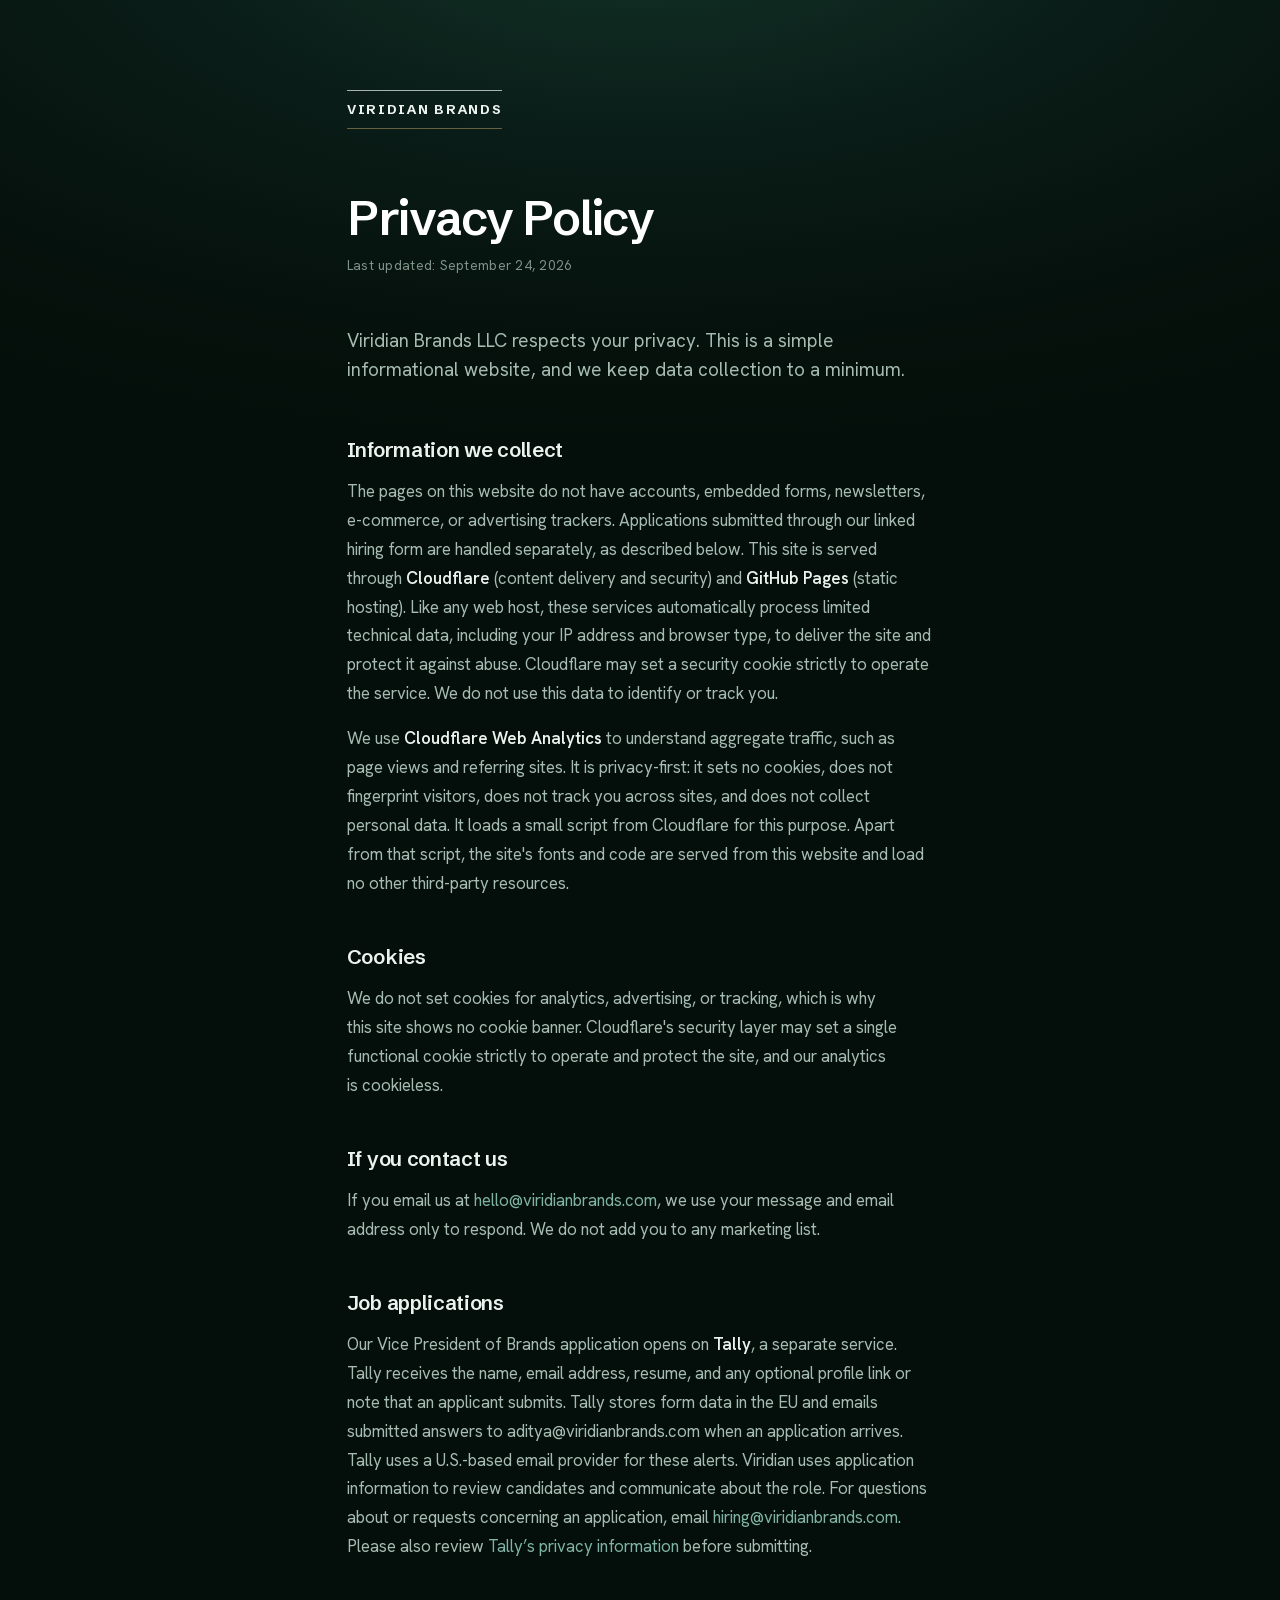
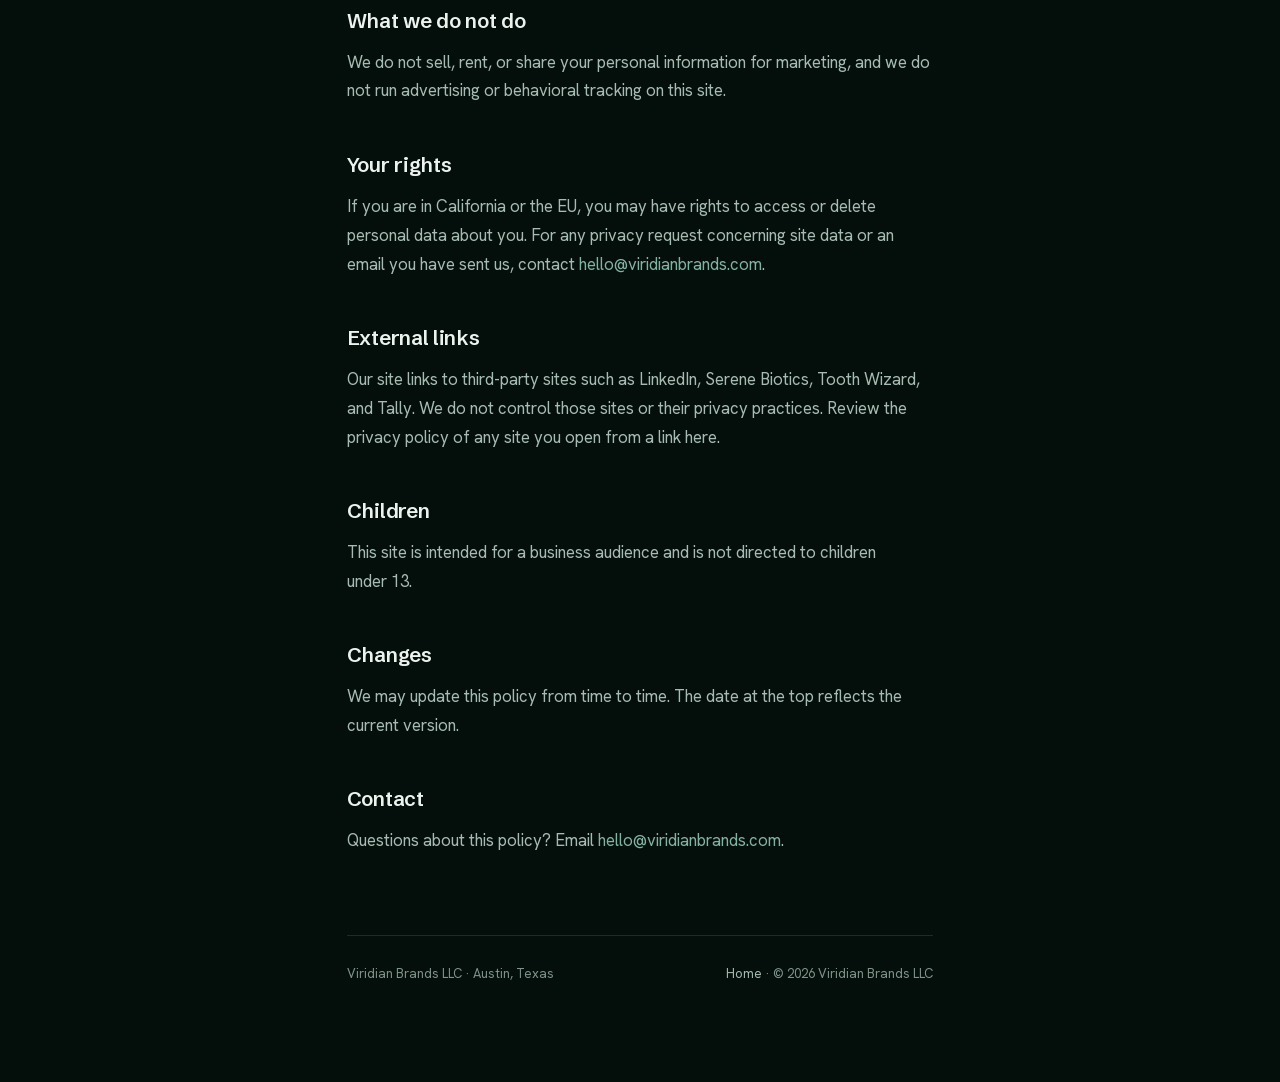
<file: privacy.html>
<!DOCTYPE html><html lang="en"><head>
<meta charset="UTF-8">
<meta name="viewport" content="width=device-width, initial-scale=1.0, viewport-fit=cover">
<title>Privacy Policy &middot; Viridian Brands</title>
<meta name="description" content="Privacy policy for viridianbrands.com, the website of Viridian Brands LLC.">
<meta name="robots" content="index, follow">
<meta name="theme-color" content="#06120D">
<link rel="canonical" href="https://viridianbrands.com/privacy.html">
<link rel="icon" href="data:image/svg+xml,%3Csvg xmlns='http://www.w3.org/2000/svg' viewBox='0 0 32 32'%3E%3Crect width='32' height='32' rx='7' fill='%2306110D'/%3E%3Cpath d='M9,11L16,21L23,11' fill='none' stroke='%23EAF0ED' stroke-width='2.4' stroke-linejoin='round' stroke-linecap='round'/%3E%3C/svg%3E">
<style>
  @font-face{font-family:'Hanken Grotesk';font-style:normal;font-weight:400;font-display:swap;src:url([data-uri]) format('woff2')}
  @font-face{font-family:'Hanken Grotesk';font-style:normal;font-weight:500;font-display:swap;src:url([data-uri]) format('woff2')}
  @font-face{font-family:'Hanken Grotesk';font-style:normal;font-weight:600;font-display:swap;src:url([data-uri]) format('woff2')}
  @font-face{font-family:'Schibsted Grotesk';font-style:normal;font-weight:600;font-display:swap;src:url([data-uri]) format('woff2')}
  @font-face{font-family:'Schibsted Grotesk';font-style:normal;font-weight:700;font-display:swap;src:url([data-uri]) format('woff2')}

  :root{--ink:#ECF2EE;--ink-soft:#A6BCB2;--ink-mute:#7E948A;--v-300:#7FB3A3;--brass:#C2A96C;--line:rgba(236,242,238,.12);
    --display:'Schibsted Grotesk',system-ui,-apple-system,'Segoe UI',sans-serif;--text:'Hanken Grotesk',system-ui,-apple-system,'Segoe UI',sans-serif;
    --mx:clamp(1.4rem,6vw,7.5rem)}
  *{box-sizing:border-box;margin:0;padding:0}
  html{background:#040E0A;-webkit-text-size-adjust:100%}
  body{font-family:var(--text);color:var(--ink);line-height:1.72;font-size:1.05rem;-webkit-font-smoothing:antialiased;
    background:radial-gradient(96% 60% at 50% -8%,#123227 0%,#0a1d18 38%,#06120d 72%,#040e0a 100%) fixed}
  ::selection{background:rgba(127,179,163,.26)}
  .wrap{max-width:740px;margin-inline:auto;padding:clamp(3rem,7vw,6rem) var(--mx) clamp(3.5rem,8vw,6rem)}
  a{color:var(--v-300);text-decoration:none} a:hover{text-decoration:underline;text-underline-offset:3px}
  .mark{font-family:var(--display);font-weight:700;font-size:.82rem;letter-spacing:.13em;text-transform:uppercase;color:var(--ink);
    display:inline-block;border-top:1px solid rgba(236,242,238,.7);border-bottom:1px solid rgba(194,169,108,.5);padding:.44rem 0 .5rem;margin-bottom:clamp(2.6rem,6vw,4rem)}
  .mark:hover{text-decoration:none;color:var(--v-300)}
  h1{font-family:var(--display);font-weight:600;font-size:clamp(2.1rem,5.4vw,3rem);letter-spacing:-.025em;line-height:1.04;margin-bottom:.7rem;color:#fff}
  .updated{color:var(--ink-mute);font-size:.85rem;letter-spacing:.02em;margin-bottom:clamp(2rem,4vw,3rem)}
  .lede{color:var(--ink-soft);font-size:1.18rem;line-height:1.55;margin-bottom:clamp(2rem,4vw,3rem);max-width:60ch}
  h2{font-family:var(--display);font-weight:600;font-size:1.28rem;letter-spacing:-.015em;margin:clamp(2rem,4vw,2.6rem) 0 .6rem;color:var(--ink)}
  p{margin-bottom:1rem;color:var(--ink-soft);max-width:66ch;text-wrap:pretty}
  p b{color:var(--ink);font-weight:600}
  .foot{margin-top:clamp(3rem,7vw,5rem);padding-top:1.7rem;border-top:1px solid var(--line);color:var(--ink-mute);
    font-size:.82rem;display:flex;justify-content:space-between;flex-wrap:wrap;gap:1rem}
  .foot a{color:var(--ink-soft)}
</style></head>
<body><main class="wrap">
  <a class="mark" href="/">Viridian Brands</a>
  <h1>Privacy Policy</h1>
  <div class="updated">Last updated: September 24, 2026</div>
  <p class="lede">Viridian Brands LLC respects your privacy. This is a simple informational website, and we keep data collection to a minimum.</p>

  <h2>Information we collect</h2>
  <p>The pages on this website do not have accounts, embedded forms, newsletters, e-commerce, or advertising trackers. Applications submitted through our linked hiring form are handled separately, as described below. This site is served through <b>Cloudflare</b> (content delivery and security) and <b>GitHub Pages</b> (static hosting). Like any web host, these services automatically process limited technical data, including your IP address and browser type, to deliver the site and protect it against abuse. Cloudflare may set a security cookie strictly to operate the service. We do not use this data to identify or track you.</p>
  <p>We use <b>Cloudflare Web Analytics</b> to understand aggregate traffic, such as page views and referring sites. It is privacy-first: it sets no cookies, does not fingerprint visitors, does not track you across sites, and does not collect personal data. It loads a small script from Cloudflare for this purpose. Apart from that script, the site's fonts and code are served from this website and load no other third-party resources.</p>

  <h2>Cookies</h2>
  <p>We do not set cookies for analytics, advertising, or tracking, which is why this site shows no cookie banner. Cloudflare's security layer may set a single functional cookie strictly to operate and protect the site, and our analytics is cookieless.</p>

  <h2>If you contact us</h2>
  <p>If you email us at <a href="mailto:hello@viridianbrands.com">hello@viridianbrands.com</a>, we use your message and email address only to respond. We do not add you to any marketing list.</p>

  <h2>Job applications</h2>
  <p>Our Vice President of Brands application opens on <b>Tally</b>, a separate service. Tally receives the name, email address, resume, and any optional profile link or note that an applicant submits. Tally stores form data in the EU and emails submitted answers to aditya@viridianbrands.com when an application arrives. Tally uses a U.S.-based email provider for these alerts. Viridian uses application information to review candidates and communicate about the role. For questions about or requests concerning an application, email <a href="mailto:hiring@viridianbrands.com">hiring@viridianbrands.com</a>. Please also review <a href="https://tally.so/help/terms-and-privacy" target="_blank" rel="noopener noreferrer">Tally’s privacy information</a> before submitting.</p>

  <h2>What we do not do</h2>
  <p>We do not sell, rent, or share your personal information for marketing, and we do not run advertising or behavioral tracking on this site.</p>

  <h2>Your rights</h2>
  <p>If you are in California or the EU, you may have rights to access or delete personal data about you. For any privacy request concerning site data or an email you have sent us, contact <a href="mailto:hello@viridianbrands.com">hello@viridianbrands.com</a>.</p>

  <h2>External links</h2>
  <p>Our site links to third-party sites such as LinkedIn, Serene Biotics, Tooth Wizard, and Tally. We do not control those sites or their privacy practices. Review the privacy policy of any site you open from a link here.</p>

  <h2>Children</h2>
  <p>This site is intended for a business audience and is not directed to children under 13.</p>

  <h2>Changes</h2>
  <p>We may update this policy from time to time. The date at the top reflects the current version.</p>

  <h2>Contact</h2>
  <p>Questions about this policy? Email <a href="mailto:hello@viridianbrands.com">hello@viridianbrands.com</a>.</p>

  <div class="foot"><span>Viridian Brands LLC &middot; Austin, Texas</span><span><a href="/">Home</a> &middot; &copy; 2026 Viridian Brands LLC</span></div>
</main></body></html>
</file>
<file: editorial.css>
@font-face{font-family:'DM Sans';font-weight:400;font-display:swap;src:url('assets/dm-sans.ttf')}
@font-face{font-family:'DM Sans';font-weight:500 600;font-display:swap;src:url('assets/dm-sans-medium.ttf')}
@font-face{font-family:'DM Sans';font-weight:700 900;font-display:swap;src:url('assets/dm-sans-bold.ttf')}
:root{--paper:#f8f7f2;--ink:#203d32;--muted:#526158;--sage:#e2e8d9;--line:rgba(32,61,50,.2);--light-line:rgba(248,247,242,.25);--gutter:clamp(24px,5vw,88px);--header-height:84px;--sans:'DM Sans',Arial,sans-serif;--serif:Georgia,'Times New Roman',serif}
*{box-sizing:border-box}
html{scroll-behavior:smooth;scroll-padding-top:calc(var(--header-height) + 22px)}
body{margin:0;background:var(--paper);color:var(--ink);font:400 18px/1.5 var(--sans);-webkit-font-smoothing:antialiased}
h1,h2,h3,p,figure{margin:0}
h1,h2{font-family:var(--serif);font-weight:400;letter-spacing:-.045em;line-height:1.06}
h2{font-size:clamp(44px,4.6vw,64px)}
h3{font-weight:500;line-height:1.25;letter-spacing:-.025em}
a{color:inherit;text-decoration:none}
button{font:inherit;color:inherit;cursor:pointer}
img{display:block;width:100%;height:auto}
::selection{background:#dfe6c6;color:var(--ink)}
a:focus-visible,button:focus-visible{outline:3px solid #a17a35;outline-offset:6px}
.site-header a:focus-visible,.site-header button:focus-visible,.contact a:focus-visible,.site-footer a:focus-visible{outline-color:var(--paper)}
.sr-only{position:absolute;width:1px;height:1px;padding:0;margin:-1px;overflow:hidden;clip:rect(0,0,0,0);white-space:nowrap;border:0}
.skip-link{position:fixed;top:-80px;left:20px;z-index:100;background:var(--paper);color:var(--ink);padding:12px 20px}
.skip-link:focus{top:10px}
.section-shell{padding-left:var(--gutter);padding-right:var(--gutter)}
.anchor-alias,.legacy-anchor{display:block;height:0}
.site-header{position:sticky;top:0;z-index:30;height:var(--header-height);display:flex;align-items:center;justify-content:space-between;gap:28px;padding:0 var(--gutter);background:var(--ink);color:var(--paper)}
.wordmark{display:inline-flex;align-items:baseline;gap:9px;white-space:nowrap;font-size:35px;font-weight:700;line-height:1;letter-spacing:-.06em}
.wordmark>span{font-size:16px;font-weight:500;letter-spacing:-.025em}
.primary-nav{display:flex;align-items:center;gap:28px;font-size:15px;font-weight:500}
.primary-nav>a{display:inline-flex;gap:10px;align-items:center;min-height:44px;padding:10px 0}
.primary-nav>a:hover{text-decoration:underline;text-underline-offset:7px}
.menu-toggle{display:none}
.hero{padding-top:60px;padding-bottom:72px;background:var(--ink);color:var(--paper)}
.hero h1{font-size:clamp(56px,5.65vw,96px);line-height:1.06;letter-spacing:-.04em;text-wrap:balance}
.portfolio-scene{width:100%;overflow:hidden}
.portfolio-scene picture,.portfolio-scene img{display:block;width:100%;height:auto}
.portfolio{padding-top:58px;padding-bottom:64px}
.portfolio-grid{display:grid;grid-template-columns:repeat(3,minmax(0,1fr));gap:clamp(24px,5vw,72px)}
.brand-row{position:relative;min-width:0;display:flex;justify-content:center;align-items:center}
.brand-row>.legacy-anchor{position:absolute;top:0;left:0;width:0;height:0}
.brand-info{width:100%}
.brand-logo{display:flex;align-items:center;justify-content:center;min-height:120px}
.brand-wordmark{display:flex;align-items:center;justify-content:center;width:100%;min-height:120px;transition:opacity .16s,transform .16s}
.brand-wordmark:hover{opacity:.75;transform:translateY(-3px)}
.brand-logo img{height:auto;max-width:100%;object-fit:contain}
.brand-logo-serene img{width:260px}
.brand-logo-tooth-wizard img{width:195px}
.brand-logo-corus img{width:285px}
.approach{background:var(--sage);padding-top:120px;padding-bottom:120px}
.approach-intro{margin-bottom:48px}
.capabilities{display:grid;grid-template-columns:repeat(3,minmax(0,1fr));gap:48px;border-top:1px solid var(--line);padding-top:40px}
.capabilities h3{font-size:22px;font-weight:500;line-height:1.25;color:var(--ink);margin:0 0 12px}
.capability-copy{margin:0}
.capabilities p{font-size:18px;font-weight:400;line-height:28px;margin:0;color:var(--muted)}
.team{padding-top:88px;padding-bottom:80px}
.team-grid{display:grid;grid-template-columns:repeat(2,minmax(0,1fr));gap:80px;margin-top:48px}
.person{min-width:0;display:grid;grid-template-columns:minmax(0,1fr) minmax(0,1fr);gap:28px;align-items:center}
.person-portrait{width:100%;max-width:300px;aspect-ratio:4/5;object-fit:cover;object-position:50% 20%;filter:brightness(1.035);mix-blend-mode:darken}
.aditya-portrait-frame{display:block;width:100%;max-width:300px;aspect-ratio:4/5;overflow:hidden}
.aditya-portrait-frame .person-portrait{height:100%;transform:scale(1.035);transform-origin:50% 100%}
.person h3{font-size:32px;letter-spacing:-.035em;margin-top:0}
.person-role{font-size:17px;margin-top:6px;color:var(--muted)}
.person-bio{font-size:19px;line-height:1.5;max-width:32ch;margin-top:14px}
.text-link{display:inline-flex;align-items:center;gap:20px;min-height:44px;padding:9px 0;border-bottom:1px solid currentColor;font-size:18px;font-weight:500;line-height:1.5}
.text-link:hover{opacity:.75}
.text-link>span[aria-hidden]{font-size:22px;line-height:1}
.role-line{display:flex;justify-content:space-between;gap:40px;align-items:center;margin-top:64px;padding-top:28px;border-top:1px solid var(--line)}
.role-line h3{font-size:24px}
.contact{background:var(--ink);color:var(--paper);padding-top:88px;padding-bottom:56px}
.contact-email{display:inline-block;font-size:clamp(27px,4.1vw,60px);line-height:1.3;letter-spacing:-.04em;border-bottom:1px solid var(--light-line);margin-top:28px;overflow-wrap:anywhere;max-width:100%}
.contact-email:hover{border-color:var(--paper)}
.site-footer{background:var(--ink);color:var(--paper);padding-top:0;padding-bottom:30px}
.footer-top{display:flex;align-items:center;justify-content:space-between;gap:28px;border-top:1px solid var(--light-line);padding-top:28px}
.footer-top nav{display:flex;gap:30px;align-items:center;font-size:15px}
.footer-top nav a{display:flex;gap:8px;align-items:center;min-height:44px}
.footer-top nav a:hover{text-decoration:underline;text-underline-offset:5px}
.footer-bottom{display:flex;gap:32px;flex-wrap:wrap;font-size:14px;color:#dce3d7;margin-top:22px}
@media(min-width:1600px){.section-shell,.site-header{padding-left:max(var(--gutter),calc((100vw - 1424px)/2));padding-right:max(var(--gutter),calc((100vw - 1424px)/2))}}
@media(max-width:1000px){
 .wordmark{font-size:31px}.wordmark>span{font-size:15px}.primary-nav{gap:18px;font-size:14px}
 .hero{padding-top:48px;padding-bottom:56px}
 .portfolio{padding-top:40px;padding-bottom:44px}.brand-logo,.brand-wordmark{min-height:100px}
 .brand-logo-serene img{width:190px}.brand-logo-tooth-wizard img{width:140px}.brand-logo-corus img{width:220px}
 .team{padding-top:72px;padding-bottom:72px}
 .team-grid{gap:48px}.person{display:block}.person h3{font-size:29px;margin-top:22px}.person-bio{font-size:18px}.contact{padding-top:72px;padding-bottom:72px}
}
@media(max-width:767px){.capabilities{grid-template-columns:1fr;gap:32px}}
@media(max-width:700px){
 :root{--gutter:24px;--header-height:72px}
 .site-header{gap:20px;height:auto;min-height:var(--header-height);flex-wrap:wrap}
 .wordmark{font-size:31px}.wordmark>span{font-size:15px}
 .primary-nav{display:flex;flex-direction:column;align-items:stretch;width:100%;gap:0;padding-bottom:18px;font-size:18px}
 .primary-nav>a{min-height:48px;padding:10px 0;border-bottom:1px solid var(--light-line)}
 .menu-toggle{align-items:center;justify-content:center;gap:12px;min-height:44px;padding:8px 0;border:0;background:none;font-size:16px}
 .menu-lines{width:18px;height:10px;border-top:1px solid currentColor;border-bottom:1px solid currentColor}
 .js .menu-toggle{display:flex}.js .site-header{height:var(--header-height);flex-wrap:nowrap}
 .js .primary-nav{position:absolute;top:100%;left:0;padding:8px var(--gutter) 18px;background:var(--ink);display:none;max-height:calc(100dvh - var(--header-height));overflow-y:auto;border-bottom:1px solid var(--light-line)}
 .js .primary-nav[data-open=true]{display:flex}body:not(.js) .site-header{position:static}
 .hero{padding-top:28px;padding-bottom:40px}.hero h1{font-size:clamp(40px,11.1vw,56px);line-height:1.06;letter-spacing:-.05em}
 .portfolio{padding-top:32px;padding-bottom:36px}.portfolio-grid{gap:18px}
 .brand-logo,.brand-wordmark{min-height:72px}
 .brand-logo-serene img{width:110px}.brand-logo-tooth-wizard img{width:84px}.brand-logo-corus img{width:126px}
 .team{padding-top:56px;padding-bottom:56px}h2{font-size:44px;max-width:14ch}
 .team-grid{gap:24px;margin-top:32px}.person-portrait,.aditya-portrait-frame{max-width:none}.person h3{font-size:23px;line-height:1.15;margin-top:18px}.person-role{font-size:15px;line-height:1.4;margin-top:8px}.person-bio{font-size:15px;line-height:1.4;margin-top:12px}
 .role-line{display:block;margin-top:40px;padding-top:24px}.role-line h3{font-size:23px}.role-line .text-link{font-size:17px;margin-top:12px}
 .contact{padding-top:56px;padding-bottom:56px}.contact-email{font-size:clamp(23px,6.5vw,34px);margin-top:24px;letter-spacing:-.035em}
 .site-footer{padding-bottom:24px}.footer-top{align-items:flex-start;flex-direction:column;gap:18px;padding-top:24px}.footer-top nav{font-size:15px;gap:30px}.footer-bottom{gap:8px 24px;font-size:14px;margin-top:18px}
}
@media(max-width:360px){:root{--gutter:20px}.wordmark{font-size:28px}.wordmark>span{font-size:14px}.portfolio-grid{gap:14px}.person h3{font-size:21px}.person-bio{font-size:16px}.contact-email{font-size:22px}}
@media(prefers-reduced-motion:reduce){html{scroll-behavior:auto}*,*::before,*::after{transition:none!important;animation:none!important}}
</file>
<file: styles.css>
@font-face{font-family:'DM Sans';font-weight:400;font-display:swap;src:url('assets/dm-sans.ttf')}@font-face{font-family:'DM Sans';font-weight:500 600;font-display:swap;src:url('assets/dm-sans-medium.ttf')}@font-face{font-family:'DM Sans';font-weight:700 900;font-display:swap;src:url('assets/dm-sans-bold.ttf')}
:root{--paper:#f8f7f2;--cream:#eeeee5;--ink:#203d32;--muted:#526158;--line:#d2d6cb;--dark:#203d32;--lime:#e6edc7;--gutter:clamp(24px,5vw,88px);--sans:'DM Sans',Arial,sans-serif;--serif:Georgia,'Times New Roman',serif;--header-height:84px}
*{box-sizing:border-box}html{scroll-behavior:smooth;scroll-padding-top:calc(var(--header-height) + 22px)}body{margin:0;background:var(--paper);color:var(--ink);font:400 16px/1.6 var(--sans);-webkit-font-smoothing:antialiased}::selection{background:var(--lime);color:var(--ink)}h1,h2,h3,h4,p,figure{margin:0}h1,h2{font-family:var(--serif);font-weight:400;line-height:1.07;letter-spacing:-.045em}h2{font-size:clamp(38px,4.15vw,62px)}h3,h4{font-weight:500;line-height:1.2;letter-spacing:-.025em}a{color:inherit;text-decoration:none}button{font:inherit;color:inherit;cursor:pointer}img{display:block;width:100%;height:auto}svg{display:block}a,button{-webkit-tap-highlight-color:transparent}a:focus-visible,button:focus-visible,summary:focus-visible{outline:3px solid #936121;outline-offset:5px}.approach a:focus-visible,.contact a:focus-visible,.contact button:focus-visible{outline-color:var(--lime)}em{font-style:normal}
.sr-only{position:absolute;width:1px;height:1px;padding:0;margin:-1px;overflow:hidden;clip:rect(0,0,0,0);white-space:nowrap;border:0}.skip-link{position:fixed;top:-80px;left:20px;z-index:100;background:var(--ink);color:white;padding:12px 20px}.skip-link:focus{top:10px}.section-shell{padding-left:var(--gutter);padding-right:var(--gutter)}.anchor-alias{display:block;height:0}
.site-header{height:var(--header-height);position:sticky;top:0;z-index:30;display:flex;align-items:center;justify-content:space-between;gap:25px;padding:0 var(--gutter);background:var(--paper);border-bottom:1px solid var(--line)}.wordmark{font-size:35px;letter-spacing:-.06em;font-weight:700;line-height:1;display:inline-flex;align-items:baseline;gap:9px;white-space:nowrap}.wordmark>span{font-size:16px;letter-spacing:-.025em;font-weight:500}.brand-mark{display:none}.primary-nav{display:flex;align-items:center;gap:28px;font-size:14px;font-weight:500}.primary-nav>a{display:inline-flex;align-items:center;min-height:44px;padding:10px 0;gap:18px}.primary-nav>a:not(.nav-contact):hover,.primary-nav>a[aria-current]{text-decoration:underline;text-underline-offset:7px}.primary-nav .nav-contact{padding:10px 19px;border:1px solid var(--ink)}.primary-nav .nav-contact:hover{background:var(--ink);color:var(--paper)}.menu-toggle{display:none}
.button{display:inline-flex;align-items:center;justify-content:center;gap:25px;min-height:52px;padding:14px 21px;font-size:15px;line-height:1.4;font-weight:500;border:1px solid transparent;transition:background .18s,color .18s}.button-dark{background:var(--ink);color:#fff}.button-dark:hover{background:#355a47}.button-outline{border-color:var(--ink)}.button-outline:hover{background:var(--ink);color:white}.button-light{color:var(--ink);background:var(--lime)}.button-light:hover{background:white}.text-link{display:inline-flex;gap:22px;align-items:center;min-height:44px;font-size:15px;font-weight:500;padding:9px 0;border-bottom:1px solid currentColor;line-height:1.45}.text-link:hover{color:#657345}.text-link>span[aria-hidden]{font-size:21px;line-height:1}
.hero{display:grid;grid-template-columns:1fr 1fr;gap:60px;align-items:center;padding-top:48px;padding-bottom:48px}.hero-copy{padding:12px 0}.hero h1{font-size:clamp(55px,5.7vw,88px);letter-spacing:-.032em;line-height:1.015}.hero-description{font-size:18px;line-height:1.6;max-width:475px;margin-top:28px;color:var(--muted)}.hero-actions{display:flex;align-items:center;flex-wrap:wrap;gap:15px 27px;margin-top:30px}.hero-actions>.text-link{border-bottom-color:transparent}.hero-actions>.text-link:hover{border-bottom-color:currentColor}.hero-feature{min-width:0;background:#efe6d9}.hero-feature>a{display:block}.hero-feature img{height:420px;object-fit:cover;object-position:50% 50%}.hero-feature figcaption{background:#eeeee5;border-top:1px solid #dfdacf;padding:21px 24px;display:flex;align-items:center;justify-content:space-between;gap:20px}.hero-feature figcaption a{font-size:24px;font-weight:500;letter-spacing:-.035em;display:flex;gap:22px;align-items:center;min-height:36px}.hero-feature figcaption a:hover{text-decoration:underline;text-underline-offset:5px}.status{font-size:14px;line-height:1.5;font-weight:500;display:inline-flex;gap:8px;align-items:center;white-space:nowrap}.status::before{content:'';height:6px;width:6px;border-radius:50%;background:#627644;flex:none}.status-development::before{background:#a3875e}
.experience-strip{border-top:1px solid var(--line);border-bottom:1px solid var(--line);display:grid;grid-template-columns:.7fr 1.1fr 1.3fr;align-items:center;gap:34px;padding-top:25px;padding-bottom:25px}.experience-strip>p{font-size:15px;line-height:1.5;font-weight:500}.experience-strip>a{border-left:1px solid var(--line);padding:0 0 0 28px;min-height:50px;display:flex;flex-direction:column;justify-content:center}.experience-strip>a>span{font-size:14px;display:block;color:var(--muted);margin-bottom:4px}.experience-strip strong{font-size:15px;font-weight:500;line-height:1.5}.experience-strip>a:hover>span{text-decoration:underline;text-underline-offset:4px}
.portfolio,.team{padding-top:82px;padding-bottom:82px}.section-heading{display:flex;justify-content:space-between;gap:55px;align-items:flex-end;margin-bottom:46px}.section-heading>p{font-size:17px;line-height:1.65;max-width:365px;color:var(--muted)}.brand-intro{border-top:1px solid var(--line);padding:30px 0 25px;display:grid;grid-template-columns:1.4fr 1fr;gap:60px;align-items:center}.brand-title-row{display:flex;gap:22px;align-items:center;flex-wrap:wrap}.brand-title-row h3{font-size:34px;letter-spacing:-.04em}.brand-proposition{font-size:19px;margin-top:14px}.brand-action{justify-self:end;max-width:345px}.brand-action>p{font-size:16px;line-height:1.6;color:var(--muted)}.brand-action>.text-link{margin-top:8px}.serene-product-pair{display:grid;grid-template-columns:1fr 1fr;gap:18px}.serene-product-pair figure{min-width:0}.serene-product-pair img{aspect-ratio:1.15;object-fit:cover;object-position:50% 53%}.serene-product-pair figcaption{display:flex;align-items:baseline;gap:17px;padding:17px 0;border-bottom:1px solid var(--line);font-size:16px}.serene-product-pair figcaption>span{font-size:14px;color:var(--muted)}.serene-product-pair strong{font-weight:500}.development-story{display:grid;grid-template-columns:1.25fr 1.5fr auto;gap:40px;align-items:center;border-bottom:1px solid var(--line);margin-top:36px;padding:25px 0 35px}.development-story h3{font-size:27px;margin-top:15px;letter-spacing:-.035em}.development-proposition{font-size:24px;line-height:1.3;letter-spacing:-.03em}.development-story>div>p+p{margin-top:10px;font-size:15px;color:var(--muted);max-width:300px}.development-story>.text-link{align-self:center}
.approach{background:var(--ink);color:var(--paper);padding-top:75px;padding-bottom:65px}.approach .section-heading>p{color:#d1dace}.operating-map{border:1px solid #718675}.map-companies{display:grid;grid-template-columns:1fr 1.3fr 1.3fr;gap:30px;align-items:center;padding:24px 30px;background:#dfe6d4;color:var(--ink)}.map-companies>span{font-size:14px}.map-companies>p{font-size:22px;font-weight:500;letter-spacing:-.025em;padding-left:28px;border-left:1px solid #aab9a1;line-height:1.4}.map-team{padding:30px}.map-team>h3{font-size:22px;letter-spacing:-.025em;margin-bottom:25px}.capabilities{display:grid;grid-template-columns:1fr 1fr 1fr;gap:40px}.capabilities h4{font-size:18px;font-weight:500}.capabilities p{font-size:16px;line-height:1.65;color:#d1dace;margin-top:12px;max-width:320px}.review-principle{border-top:1px solid #718675;padding-top:19px;margin-top:26px;font-size:14px;color:#d1dace}
.team-grid{display:grid;grid-template-columns:1fr 1fr;gap:65px}.person{min-width:0;border-top:1px solid var(--line);padding-top:27px}.person-header{display:grid;grid-template-columns:126px 1fr;align-items:center;gap:25px;margin-bottom:25px}.person-portrait{width:126px;height:150px;object-fit:cover;object-position:50% 20%;background:white}.person h3{font-size:31px;letter-spacing:-.04em;margin-top:8px}.person-role{font-size:14px;color:var(--muted)}.person-focus{font-size:16px;line-height:1.5;color:var(--muted);margin-top:11px}.person>p{font-size:16px;line-height:1.75;color:var(--muted)}.person .person-now{margin-top:20px;border-top:1px solid var(--line);padding-top:17px}.careers-band{display:grid;grid-template-columns:.65fr 2fr auto;gap:35px;align-items:center;background:var(--cream);padding-top:34px;padding-bottom:34px}.careers-band h2{font-family:var(--sans);font-weight:500;font-size:29px;letter-spacing:-.035em}.careers-band>div>p{font-size:15px;color:var(--muted);margin-top:10px}
.contact{background:var(--ink);color:var(--paper);padding-top:65px;padding-bottom:64px;display:grid;grid-template-columns:1.05fr 1fr;gap:90px}.contact h2{font-size:clamp(43px,4.6vw,66px)}.contact-intro>p{font-size:17px;line-height:1.6;color:#d1dace;max-width:410px;margin-top:22px}.contact-email{display:inline-block;font-size:23px;letter-spacing:-.02em;margin-top:24px;border-bottom:1px solid #8ba08e;line-height:1.8}.contact-email:hover{border-color:var(--paper)}.copy-line{display:flex;align-items:center;gap:12px;flex-wrap:wrap;margin-top:6px;font-size:14px}.copy-email{padding:10px 0;min-height:44px;border:0;background:none;text-decoration:underline;text-underline-offset:4px;color:#d1dace}.copy-status{font-size:14px;color:var(--lime)}.contact-options{align-self:center}.contact-route{display:flex;align-items:center;justify-content:space-between;gap:30px;border-top:1px solid #718675;padding:24px 0;transition:color .18s}.contact-route:last-child{border-bottom:1px solid #718675}.contact-route h3{font-size:21px;letter-spacing:-.025em}.contact-route p{font-size:15px;line-height:1.55;color:#d1dace;margin-top:9px}.contact-route>span{font-size:25px}.contact-route:hover{color:var(--lime)}.contact-route:hover h3{text-decoration:underline;text-underline-offset:5px}
.site-footer{padding-top:36px;padding-bottom:22px}.footer-main{display:flex;align-items:center;justify-content:space-between;gap:35px}.footer-main nav{display:flex;flex-wrap:wrap;gap:8px 26px;font-size:14px}.footer-main nav a{min-height:44px;display:flex;align-items:center}.footer-main nav a:hover{text-decoration:underline;text-underline-offset:4px}.footer-bottom{display:flex;align-items:center;gap:30px;border-top:1px solid var(--line);padding-top:16px;margin-top:25px;font-size:14px;color:var(--muted)}.footer-bottom>a{min-height:44px;display:inline-flex;align-items:center}.footer-bottom>a:last-child{margin-left:auto}
@media(min-width:1600px){.section-shell,.site-header{padding-left:max(var(--gutter),calc((100vw - 1424px)/2));padding-right:max(var(--gutter),calc((100vw - 1424px)/2))}}
@media(max-width:1100px){.primary-nav{gap:20px}.hero{gap:36px}.hero-feature img{height:380px}.hero-feature figcaption{padding:18px;gap:12px;flex-wrap:wrap}.hero-feature figcaption a{font-size:23px}.experience-strip{grid-template-columns:.7fr 1fr 1fr;gap:22px}.experience-strip>a{padding-left:22px}.brand-intro{gap:35px}.brand-title-row{gap:14px}.development-story{gap:25px}.map-companies{padding:23px;gap:22px;grid-template-columns:.8fr 1fr 1.3fr}.map-companies>p{font-size:20px;padding-left:22px}.team-grid{gap:38px}.person-header{grid-template-columns:105px 1fr;gap:20px}.person-portrait{width:105px;height:135px}.person h3{font-size:28px}.contact{gap:55px}.careers-band{grid-template-columns:.55fr 1.8fr auto}}
@media(max-width:900px){.primary-nav{gap:15px}.wordmark{font-size:31px}.wordmark>span{font-size:15px}.primary-nav .nav-contact{padding:10px 13px}.hero{gap:30px;padding-top:36px;padding-bottom:36px}.hero h1{font-size:clamp(43px,6vw,56px)}.hero-description{font-size:16px;margin-top:23px}.hero-feature img{height:355px}.hero-actions{gap:12px 20px;margin-top:23px}.hero-actions>.button{font-size:14px;padding:13px 17px;gap:16px}.hero-actions>.text-link{font-size:14px;gap:16px}.experience-strip{grid-template-columns:1fr 1fr;gap:20px}.experience-strip>p{grid-column:1/-1}.experience-strip>p br{display:none}.experience-strip>a{padding-left:0;border:0}.section-heading{gap:35px}.section-heading>p{font-size:16px;max-width:300px}.portfolio,.team{padding-top:60px;padding-bottom:60px}.brand-intro{grid-template-columns:1.3fr 1fr}.brand-title-row{display:block}.brand-title-row h3{font-size:30px}.brand-title-row>.status{margin-top:10px}.brand-proposition{font-size:18px}.serene-product-pair figcaption{display:block}.serene-product-pair strong{display:block;margin-top:4px}.development-story{grid-template-columns:1fr 1fr;gap:20px 35px}.development-story>.text-link{grid-column:2;justify-self:start}.development-story>div:first-child{grid-row:1/3}.approach{padding-top:55px;padding-bottom:50px}.map-companies{grid-template-columns:1fr 1fr;gap:14px}.map-companies>span{grid-column:1/-1}.map-companies>p{border-left:0;padding-left:0;font-size:21px}.map-team{padding:24px}.capabilities{gap:25px}.capabilities h4{font-size:17px}.capabilities p{font-size:15px}.person-header{grid-template-columns:90px 1fr;gap:17px}.person-portrait{width:90px;height:115px}.person h3{font-size:25px}.person-focus{font-size:15px}.careers-band{grid-template-columns:1fr auto;gap:15px 25px}.careers-band h2{font-size:27px}.contact{gap:35px}.contact-email{font-size:21px}.footer-main{align-items:flex-start}.footer-main nav{max-width:340px;gap:0 20px}}
@media(max-width:700px){:root{--gutter:24px;--header-height:72px}.site-header{gap:20px}.wordmark{font-size:31px}.wordmark>span{font-size:15px}.site-header{height:auto;min-height:var(--header-height);flex-wrap:wrap}.menu-toggle{display:none;align-items:center;justify-content:center;gap:12px;min-height:44px;padding:8px 0;background:none;border:0;font-size:15px}.menu-lines{width:18px;height:10px;border-top:1px solid currentColor;border-bottom:1px solid currentColor}.js .menu-toggle{display:flex}.primary-nav{display:flex;width:100%;flex-direction:column;align-items:stretch;gap:0;padding:0 0 15px;font-size:17px}.primary-nav>a{min-height:48px;border-bottom:1px solid var(--line);padding:10px 0}.primary-nav .nav-contact{border:0;padding:10px 0}.js .site-header{height:var(--header-height);flex-wrap:nowrap}.js .primary-nav{position:absolute;top:100%;left:0;background:var(--paper);padding:8px var(--gutter) 18px;border-bottom:1px solid var(--line);max-height:calc(100dvh - var(--header-height));overflow-y:auto;display:none}.js .primary-nav[data-open=true]{display:flex}.hero{grid-template-columns:1fr;gap:30px;padding-top:35px;padding-bottom:28px}.hero-copy{padding:0}.hero h1{font-size:clamp(45px,11.8vw,72px);line-height:1.03}.hero-description{font-size:17px;margin-top:22px;max-width:520px;line-height:1.6}.hero-actions{margin-top:24px;gap:17px 26px}.hero-actions>.button,.hero-actions>.text-link{font-size:15px}.hero-feature img{height:auto;aspect-ratio:1.85;object-fit:cover}.hero-feature figcaption{padding:16px 18px;flex-wrap:nowrap}.hero-feature figcaption a{font-size:23px;gap:16px}.hero-feature .status{font-size:14px;white-space:normal;max-width:95px;align-items:baseline;gap:6px}.experience-strip{gap:17px 20px;padding-top:22px;padding-bottom:22px}.experience-strip>p{font-size:15px}.experience-strip>a{justify-content:flex-start}.experience-strip>a>span,.experience-strip strong{font-size:14px}.experience-strip>a>span{margin-bottom:6px}.experience-strip>a+a{border-left:1px solid var(--line);padding-left:20px}.portfolio,.team{padding-top:43px;padding-bottom:43px}.section-heading{display:block;margin-bottom:29px}.section-heading h2{font-size:37px;line-height:1.12}.section-heading>p{margin-top:20px;max-width:100%;font-size:16px;line-height:1.65}.brand-intro{display:block;padding-top:25px;padding-bottom:24px}.brand-title-row{display:flex;align-items:center;gap:12px 17px}.brand-title-row h3{font-size:29px}.brand-title-row>.status{margin:0}.brand-proposition{font-size:20px;margin-top:15px;line-height:1.4;max-width:340px}.brand-action{max-width:none;justify-self:start;margin-top:18px}.brand-action>.text-link{margin-top:8px}.serene-product-pair{gap:12px}.serene-product-pair img{height:auto;aspect-ratio:.93;object-fit:cover;object-position:50% 55%}.serene-product-pair figcaption{font-size:15px;line-height:1.4;padding:13px 0 15px}.serene-product-pair figcaption>span{font-size:14px}.serene-product-pair strong{margin-top:7px}.development-story{grid-template-columns:1fr;margin-top:28px;padding-top:0;padding-bottom:28px;gap:21px}.development-story>div:first-child{grid-row:auto}.development-story h3{font-size:26px;margin-top:12px;line-height:1.2}.development-story h3 br{display:none}.development-proposition{font-size:23px;line-height:1.3}.development-proposition br{display:none}.development-story>div>p+p{max-width:100%;font-size:16px}.development-story>.text-link{grid-column:auto;justify-self:start;margin-top:-8px}.approach{padding-top:43px;padding-bottom:42px}.map-companies{padding:20px;gap:16px 18px}.map-companies>p{font-size:19px;line-height:1.25}.map-team{padding:22px 20px}.map-team>h3{font-size:21px;margin-bottom:23px;max-width:230px}.capabilities{grid-template-columns:1fr;gap:24px}.capabilities h4{font-size:18px}.capabilities p{font-size:16px;line-height:1.65;margin-top:9px;max-width:none}.review-principle{font-size:14px;line-height:1.6;padding-top:18px;margin-top:23px}.team-grid{grid-template-columns:1fr;gap:35px}.person{padding-top:24px}.person-header{grid-template-columns:100px 1fr;gap:22px;margin-bottom:20px}.person-portrait{width:100px;height:126px}.person h3{font-size:27px;margin-top:7px}.person-role{font-size:14px;line-height:1.5}.person-focus{font-size:15px;margin-top:10px}.person>p{font-size:16px;line-height:1.7}.person .person-now{margin-top:16px;padding-top:15px}.careers-band{grid-template-columns:1fr;gap:15px;padding-top:28px;padding-bottom:30px}.careers-band h2{font-size:26px;line-height:1.2}.careers-band>div>p{font-size:15px;line-height:1.6}.careers-band>.text-link{justify-self:start;margin-top:0}.contact{grid-template-columns:1fr;gap:30px;padding-top:43px;padding-bottom:38px}.contact h2{font-size:43px;line-height:1.08}.contact-intro>p{font-size:16px;line-height:1.6;margin-top:20px;max-width:100%}.contact-email{font-size:23px;margin-top:20px}.copy-line{gap:0 12px}.contact-route{padding:21px 0;gap:25px}.contact-route h3{font-size:20px;line-height:1.3;max-width:280px}.contact-route p{font-size:15px;margin-top:8px}.site-footer{padding-top:30px;padding-bottom:18px}.footer-main{display:block}.footer-main nav{max-width:none;display:grid;grid-template-columns:1fr 1fr;gap:0 20px;margin-top:20px;font-size:15px}.footer-bottom{gap:6px 25px;flex-wrap:wrap;font-size:14px;margin-top:20px;padding-top:15px}.footer-bottom>span{width:100%}.footer-bottom>a:last-child{margin-left:auto}}
@media(max-width:360px){:root{--gutter:20px}.wordmark{font-size:28px;gap:7px}.wordmark>span{font-size:14px}.hero h1{font-size:42px}.hero-actions{gap:12px 18px}.hero-actions>.button{padding:13px 16px;gap:13px}.hero-actions>.text-link{gap:13px}.hero-feature figcaption{padding:14px}.hero-feature figcaption a{font-size:21px;gap:10px}.hero-feature .status{font-size:14px;max-width:83px}.section-heading h2{font-size:34px}.brand-title-row{display:block}.brand-title-row>.status{margin-top:10px}.person-header{grid-template-columns:80px 1fr;gap:17px}.person-portrait{width:80px;height:110px}.person h3{font-size:25px}.person-focus{font-size:14px}.contact-email{font-size:21px}}
.team-heading{margin-bottom:33px}.team-heading h2{font-size:44px;letter-spacing:-.035em}
.approach h2{text-wrap:balance}
body:not(.js) .copy-line{display:none}
@media(max-width:700px){body:not(.js) .site-header{position:static}}
@media(max-width:700px){.hero-actions{gap:14px 18px}.hero-actions>.button{padding:13px 16px;gap:14px}.hero-actions>.text-link{gap:14px}.hero-feature figcaption{flex-wrap:wrap;gap:10px 18px}.hero-feature .status{max-width:none;white-space:nowrap}.team-heading{margin-bottom:23px}.team-heading h2{font-size:36px}.capabilities article+article{border-top:1px solid #718675;padding-top:20px}.map-team>h3{max-width:none}}
@media(prefers-reduced-motion:reduce){html{scroll-behavior:auto}*,*::before,*::after{animation:none!important;transition:none!important}}

/* No decorative section labels; layouts follow the remaining content. */
.experience-strip{grid-template-columns:1fr 1fr}.experience-strip>a:first-child{border-left:0;padding-left:0}.experience-strip>a>span{font-size:16px;font-weight:500;color:var(--ink)}.map-companies{grid-template-columns:1fr 1fr}.map-companies>p:first-child{border-left:0;padding-left:0}.careers-band{grid-template-columns:1fr auto}.person .person-now{border:0;padding-top:0}
@media(max-width:700px){.careers-band{grid-template-columns:1fr}.experience-strip>a>span{font-size:16px}}

/* Keep existing public section links working. */
.legacy-anchor{display:block;height:0;scroll-margin-top:84px}
</file>
<file: careers/careers.css>
/* Careers shares the main navigation and uses a readable, text-first layout. */
.careers-page main{font-family:var(--sans,'DM Sans',Arial,sans-serif);font-size:17px;line-height:1.65}
.careers-page main h1,.careers-page main h2,.careers-page main h3{font-family:var(--sans,'DM Sans',Arial,sans-serif);font-style:normal;font-weight:700;letter-spacing:-.035em;color:var(--ink,#153c2d)}
.careers-page main em{font:inherit}
.careers-page main .text-link,.careers-page main .button{font-size:16px;line-height:1.5;min-height:48px}
.careers-page main .text-link{gap:12px}
.career-breadcrumb{display:flex;flex-wrap:wrap;gap:10px;align-items:center;font-size:16px;line-height:1.5;color:var(--muted,#546159);margin-bottom:36px}
.career-breadcrumb a{display:inline-flex;align-items:center;min-height:44px;padding:10px 0;text-decoration:underline;text-decoration-color:transparent;text-underline-offset:4px}
.career-breadcrumb a:hover{text-decoration-color:currentColor}
.career-breadcrumb>span[aria-hidden]{color:var(--muted,#546159)}
.careers-page .primary-nav a[aria-current="page"]{text-decoration:underline;text-underline-offset:6px;text-decoration-thickness:2px}
.careers-page .footer-main nav a[aria-current="page"]{text-decoration:underline;text-underline-offset:4px}
.careers-intro{padding-top:24px;padding-bottom:36px}
.careers-intro .career-breadcrumb{margin-bottom:24px}
.careers-intro-grid{display:grid;grid-template-columns:minmax(0,1.15fr) minmax(0,1fr);gap:64px;align-items:center}
.careers-intro h1,.role-hero h1{font-size:clamp(42px,5.3vw,76px);line-height:1.05;margin-top:14px;max-width:850px;text-wrap:balance}
.careers-intro-note{max-width:500px;justify-self:end}
.careers-intro-note>p{font-size:19px;line-height:1.65;color:var(--muted,#546159)}
.careers-intro-note>.text-link{margin-top:18px}
.open-roles{padding-top:44px;padding-bottom:52px;background:var(--cream,#eeede3)}
.jobs-heading{display:block;margin-bottom:24px}
.jobs-heading h2{font-size:clamp(28px,3.3vw,44px);line-height:1.15}
.job-listing{display:grid;grid-template-columns:minmax(0,1fr) minmax(240px,.58fr);gap:30px;align-items:center;padding:32px;background:var(--paper,#f5f3eb);border:1px solid var(--line,#cdd1c6);border-radius:8px;transition:border-color .2s,background .2s}
.job-listing:hover{border-color:var(--ink,#153c2d);background:#fff}
.job-listing h3{font-size:clamp(26px,2.75vw,38px);line-height:1.2;margin:10px 0 12px;letter-spacing:-.03em}
.job-listing>div>p{font-size:16px;color:var(--muted,#546159);line-height:1.65}
.job-listing p>span{padding:0 6px}
.job-listing-right{text-align:right}
.job-listing-right>p{font-weight:500;color:var(--ink,#153c2d)!important}
.job-link-label{display:inline-flex;gap:16px;align-items:center;font-size:16px;font-weight:700;min-height:44px;margin-top:14px;padding:6px 0;border-bottom:1px solid currentColor}
.job-link-label>span{font-size:22px;line-height:1}
.careers-about{display:grid;grid-template-columns:minmax(0,.7fr) minmax(0,1.3fr);gap:64px;padding-top:56px;padding-bottom:64px}
.careers-about h2{font-size:clamp(30px,3.3vw,44px);line-height:1.15}
.careers-about-copy>p{font-size:17px;color:var(--muted,#546159);line-height:1.75;max-width:68ch}
.careers-about-copy>.text-link{margin-top:18px}
.role-hero{padding-top:24px;padding-bottom:42px;border-bottom:1px solid var(--line,#cdd1c6)}
.role-hero .career-breadcrumb{margin-bottom:30px}
.role-hero h1{margin-top:12px;font-size:clamp(40px,5vw,70px);line-height:1.08}
.role-facts{display:flex;flex-wrap:wrap;gap:12px 28px;margin-top:26px;font-size:16px;line-height:1.5;color:var(--muted,#546159)}
.role-facts p{padding:0}
.role-facts p:last-child{color:var(--ink,#153c2d);font-weight:700}
.role-hero-bottom{display:flex;align-items:center;gap:24px;margin-top:26px}
.role-hero-bottom>p{max-width:440px;font-size:16px;color:var(--muted,#546159);line-height:1.6}
.role-layout{display:grid;grid-template-columns:220px minmax(0,1fr);gap:70px;padding-top:48px;padding-bottom:56px;max-width:1400px;margin:auto}
.role-aside-inner{position:sticky;top:calc(var(--header-height,80px) + 20px);padding-bottom:20px}
.role-aside nav{display:flex;flex-direction:column;align-items:stretch;gap:0}
.role-aside nav a{font-size:16px;color:var(--muted,#546159);padding:10px 0;min-height:44px;line-height:1.5}
.role-aside nav a:hover{color:var(--ink,#153c2d);text-decoration:underline;text-underline-offset:4px}
.role-aside nav a:last-child{color:var(--ink,#153c2d)}
.role-aside nav a>span{margin-left:8px}
.role-aside .text-link{margin-top:20px;gap:10px}
.role-copy{max-width:72ch;min-width:0}
.role-copy>section{padding-top:34px;margin-top:34px;border-top:1px solid var(--line,#cdd1c6);scroll-margin-top:0}
.role-copy>section:first-child{padding-top:0;margin-top:0;border-top:0}
.role-copy h2{font-size:clamp(27px,2.5vw,36px);line-height:1.2;margin-bottom:20px;text-wrap:balance}
.role-copy p,.role-copy li{font-size:17px;line-height:1.75;color:var(--muted,#546159)}
.role-copy p+p{margin-top:18px}
.role-copy p>a{text-decoration:underline;text-underline-offset:4px;overflow-wrap:anywhere}
.role-list{list-style:disc;margin:0;padding-left:22px}
.role-list li{padding-left:5px;margin-top:14px}
.role-list li:first-child{margin-top:0}
.role-list li::marker{color:var(--ink,#153c2d)}
.role-copy>section.compensation-panel{background:var(--cream,#eeede3);padding:28px;border:1px solid var(--line,#cdd1c6);border-radius:8px;margin-top:34px}
.compensation-panel p{color:var(--ink,#153c2d)}
.application-callout{display:grid;grid-template-columns:minmax(0,1fr) minmax(0,1fr);gap:64px;align-items:center;background:var(--dark,#153c2d);color:var(--paper,#f5f3eb);padding-top:48px;padding-bottom:48px}
.careers-page .application-callout h2{color:var(--paper,#f5f3eb);font-size:clamp(32px,3.8vw,50px);line-height:1.15;margin:14px 0 18px}
.application-callout>div>p{font-size:17px;line-height:1.7;max-width:44ch;color:#e2e8df}
.application-actions{justify-self:end;max-width:460px}
.application-actions .button{min-width:250px}
.application-actions>p{margin-top:20px}
.application-actions p>a{text-decoration:underline;text-underline-offset:4px;overflow-wrap:anywhere}
.careers-page .application-callout a:focus-visible{outline-color:var(--lime,#e2edb4)}
@media(max-width:1100px){
 .careers-intro-grid,.careers-about{gap:40px}
 .role-layout{grid-template-columns:200px minmax(0,1fr);gap:40px}
 .job-listing{grid-template-columns:minmax(0,1fr) 250px;padding:26px;gap:22px}
 .application-callout{gap:40px}
}
@media(max-width:850px){
 .careers-intro-grid{grid-template-columns:1fr;gap:20px}
 .careers-intro-note{justify-self:start;max-width:620px}
 .careers-intro-note>p{font-size:18px}
 .careers-intro h1{font-size:clamp(40px,6.5vw,60px)}
 .role-layout{grid-template-columns:1fr;gap:32px;max-width:850px}
 .role-aside-inner{position:static;padding:22px;background:var(--cream,#eeede3);border:1px solid var(--line,#cdd1c6);border-radius:8px}
 .role-aside nav{display:grid;grid-template-columns:1fr 1fr;gap:0 24px}
 .role-aside .text-link{margin-top:10px}
 .role-copy{max-width:100%}
 .careers-about{grid-template-columns:1fr;gap:24px}
 .careers-about h2 br{display:none}
 .careers-about-copy>p{max-width:none}
 .job-listing{grid-template-columns:1fr}
 .job-listing-right{text-align:left;display:flex;justify-content:space-between;align-items:center;gap:20px}
 .job-link-label{margin-top:0;flex-shrink:0}
}
@media(max-width:600px){
 .career-breadcrumb{font-size:15px;gap:8px;margin-bottom:28px}
 .careers-intro{padding-top:16px;padding-bottom:24px}
 .careers-intro .career-breadcrumb{margin-bottom:20px}
 .careers-intro-grid{gap:18px}
 .careers-intro h1{font-size:36px;line-height:1.1;margin-top:10px}
 .careers-intro-note>p{font-size:16px;line-height:1.65}
 .careers-intro-note>.text-link{margin-top:6px}
 .open-roles{padding-top:26px;padding-bottom:32px}
 .jobs-heading{display:block;margin-bottom:20px}
 .jobs-heading h2{font-size:30px}
 .job-listing{padding:22px 20px;gap:16px}
 .job-listing h3{font-size:28px;line-height:1.2}
 .job-listing-right{display:block}
 .job-link-label{margin-top:10px}
 .job-listing p>span{display:inline;padding:0 3px}
 .careers-about{padding-top:36px;padding-bottom:40px;gap:20px}
 .careers-about h2{font-size:30px}
 .careers-about-copy>p{font-size:16px;line-height:1.75}
 .role-hero{padding-top:18px;padding-bottom:32px}
 .role-hero .career-breadcrumb{margin-bottom:24px}
 .role-hero h1{font-size:clamp(34px,8.9vw,50px);line-height:1.1}
 .role-facts{flex-direction:column;gap:10px;margin-top:22px}
 .role-hero-bottom{align-items:flex-start;flex-direction:column;gap:14px;margin-top:22px}
 .role-hero-bottom>.button{width:100%;max-width:400px}
 .role-layout{padding-top:30px;padding-bottom:36px;gap:30px}
 .role-aside-inner{padding:18px}
 .role-aside nav{gap:0 16px}
 .role-aside nav a{font-size:16px;line-height:1.45}
 .role-copy h2{font-size:28px;line-height:1.2;margin-bottom:18px}
 .role-copy p,.role-copy li{font-size:16px;line-height:1.75}
 .role-copy>section{margin-top:28px;padding-top:28px}
 .role-list{padding-left:20px}
 .role-list li{padding-left:3px;margin-top:12px}
 .role-copy>section.compensation-panel{padding:22px 20px;margin-top:28px}
 .application-callout{grid-template-columns:1fr;gap:24px;padding-top:36px;padding-bottom:38px}
 .careers-page .application-callout h2{font-size:34px;margin:12px 0 16px}
 .application-actions{justify-self:start;max-width:100%}
 .application-callout>div>p{font-size:16px}
 .application-actions .button{width:100%;min-width:0}
 .application-actions>p{margin-top:18px}
}
@media(prefers-reduced-motion:reduce){.job-listing{transition:none}}
.careers-intro h1{margin-top:0}.job-listing h3{margin-top:0}.careers-page .application-callout h2{margin-top:0}
</file>
